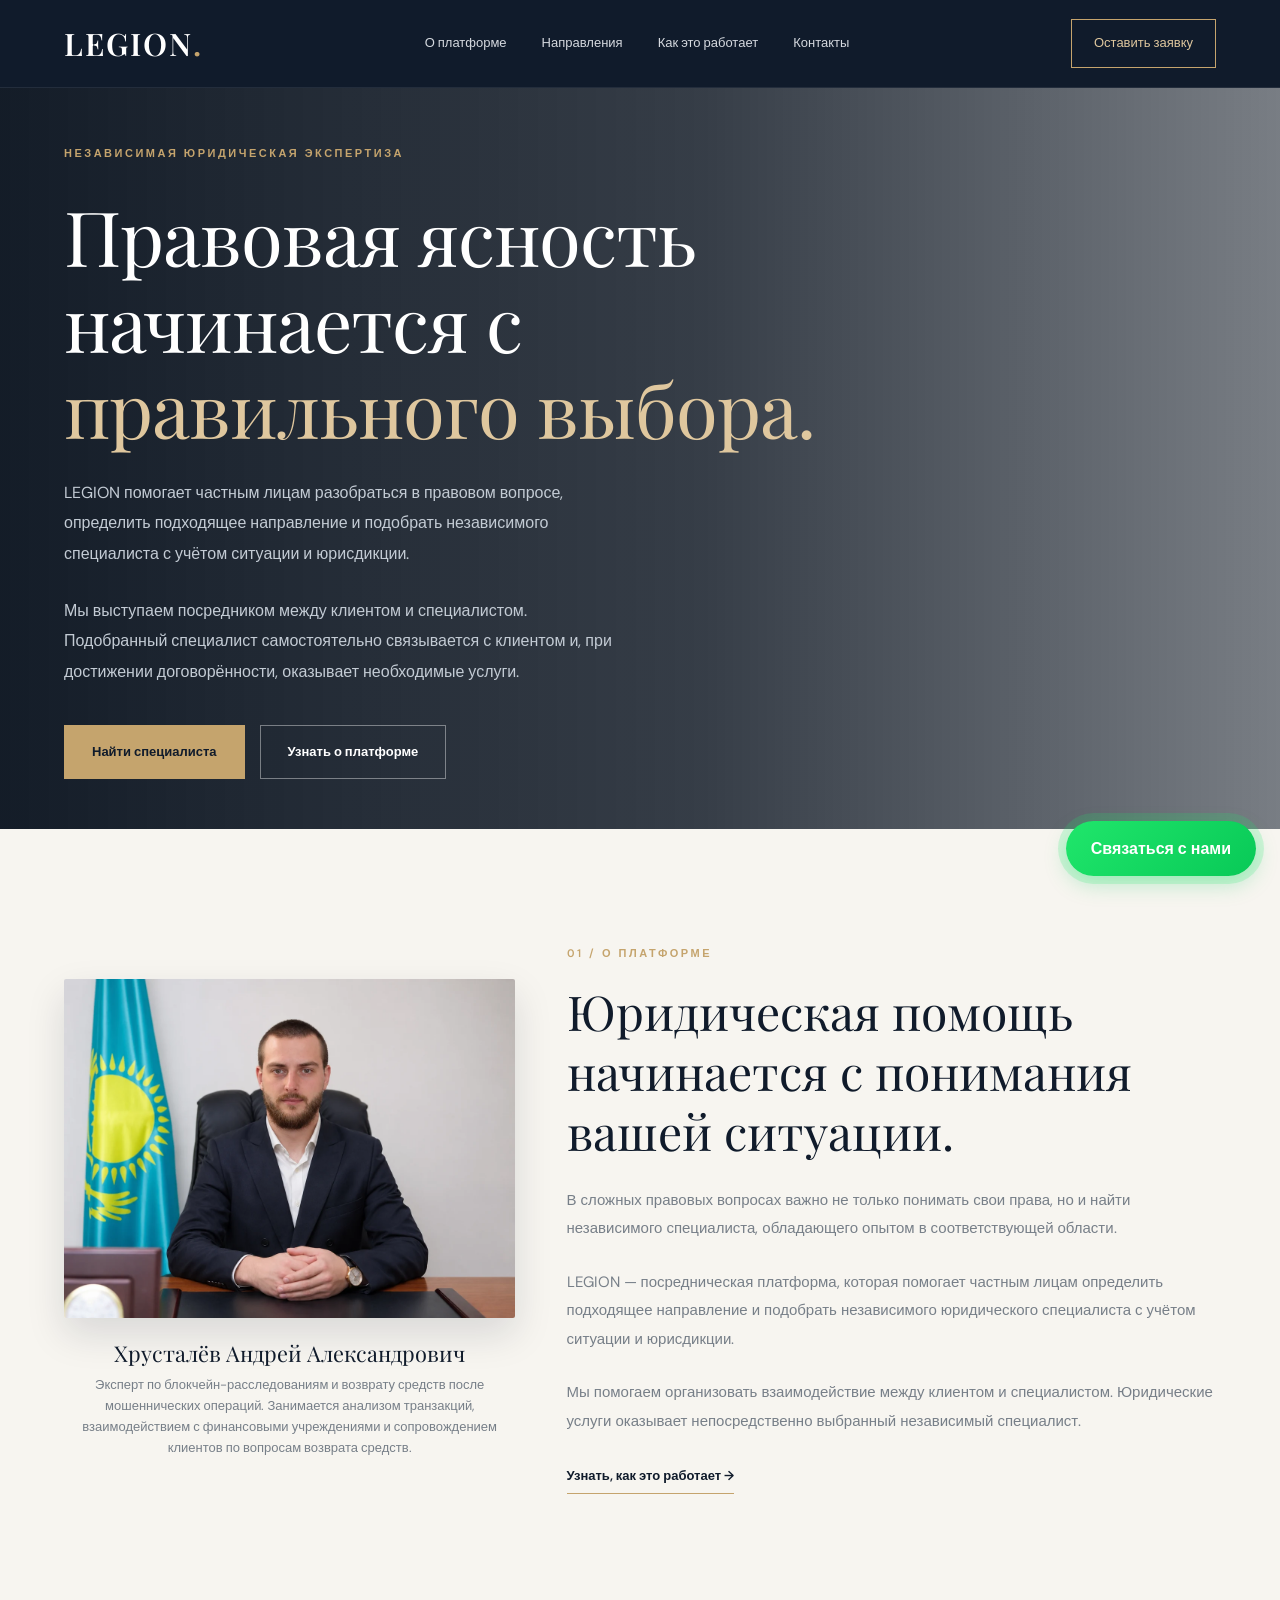
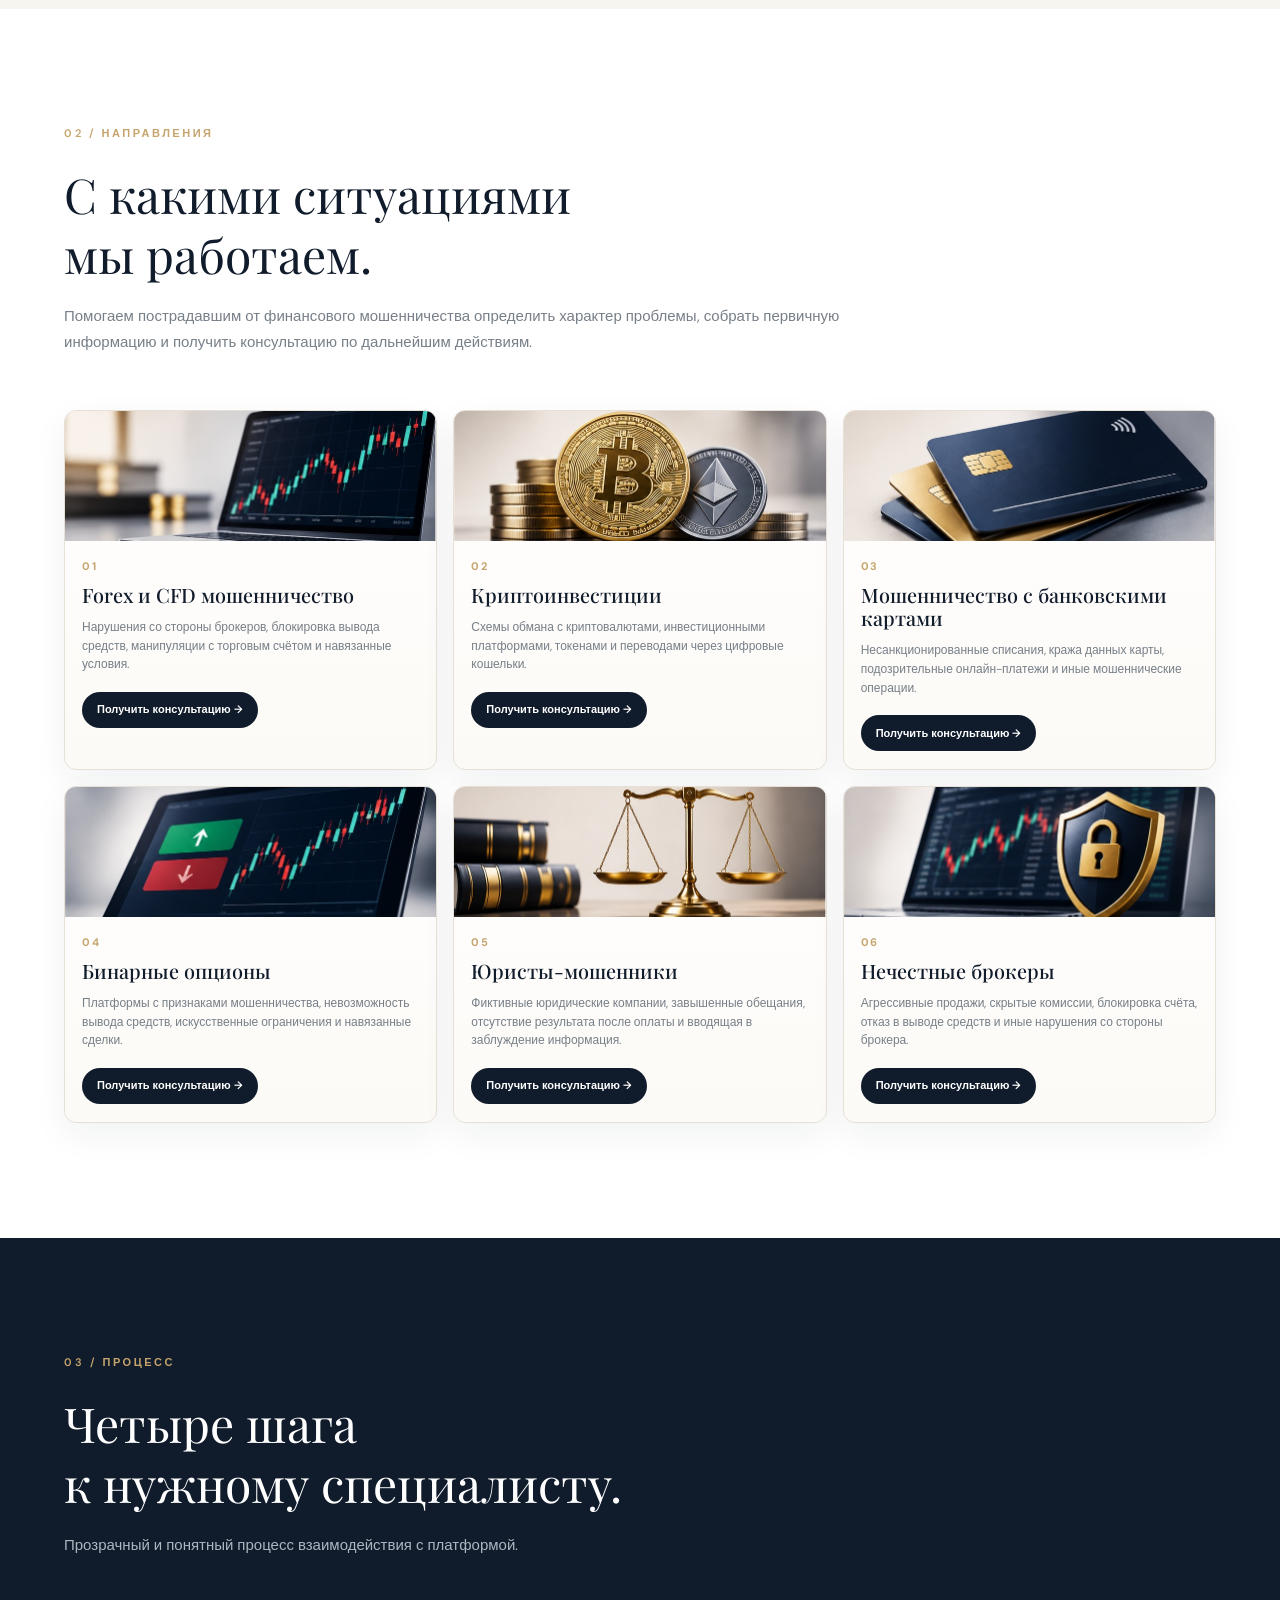
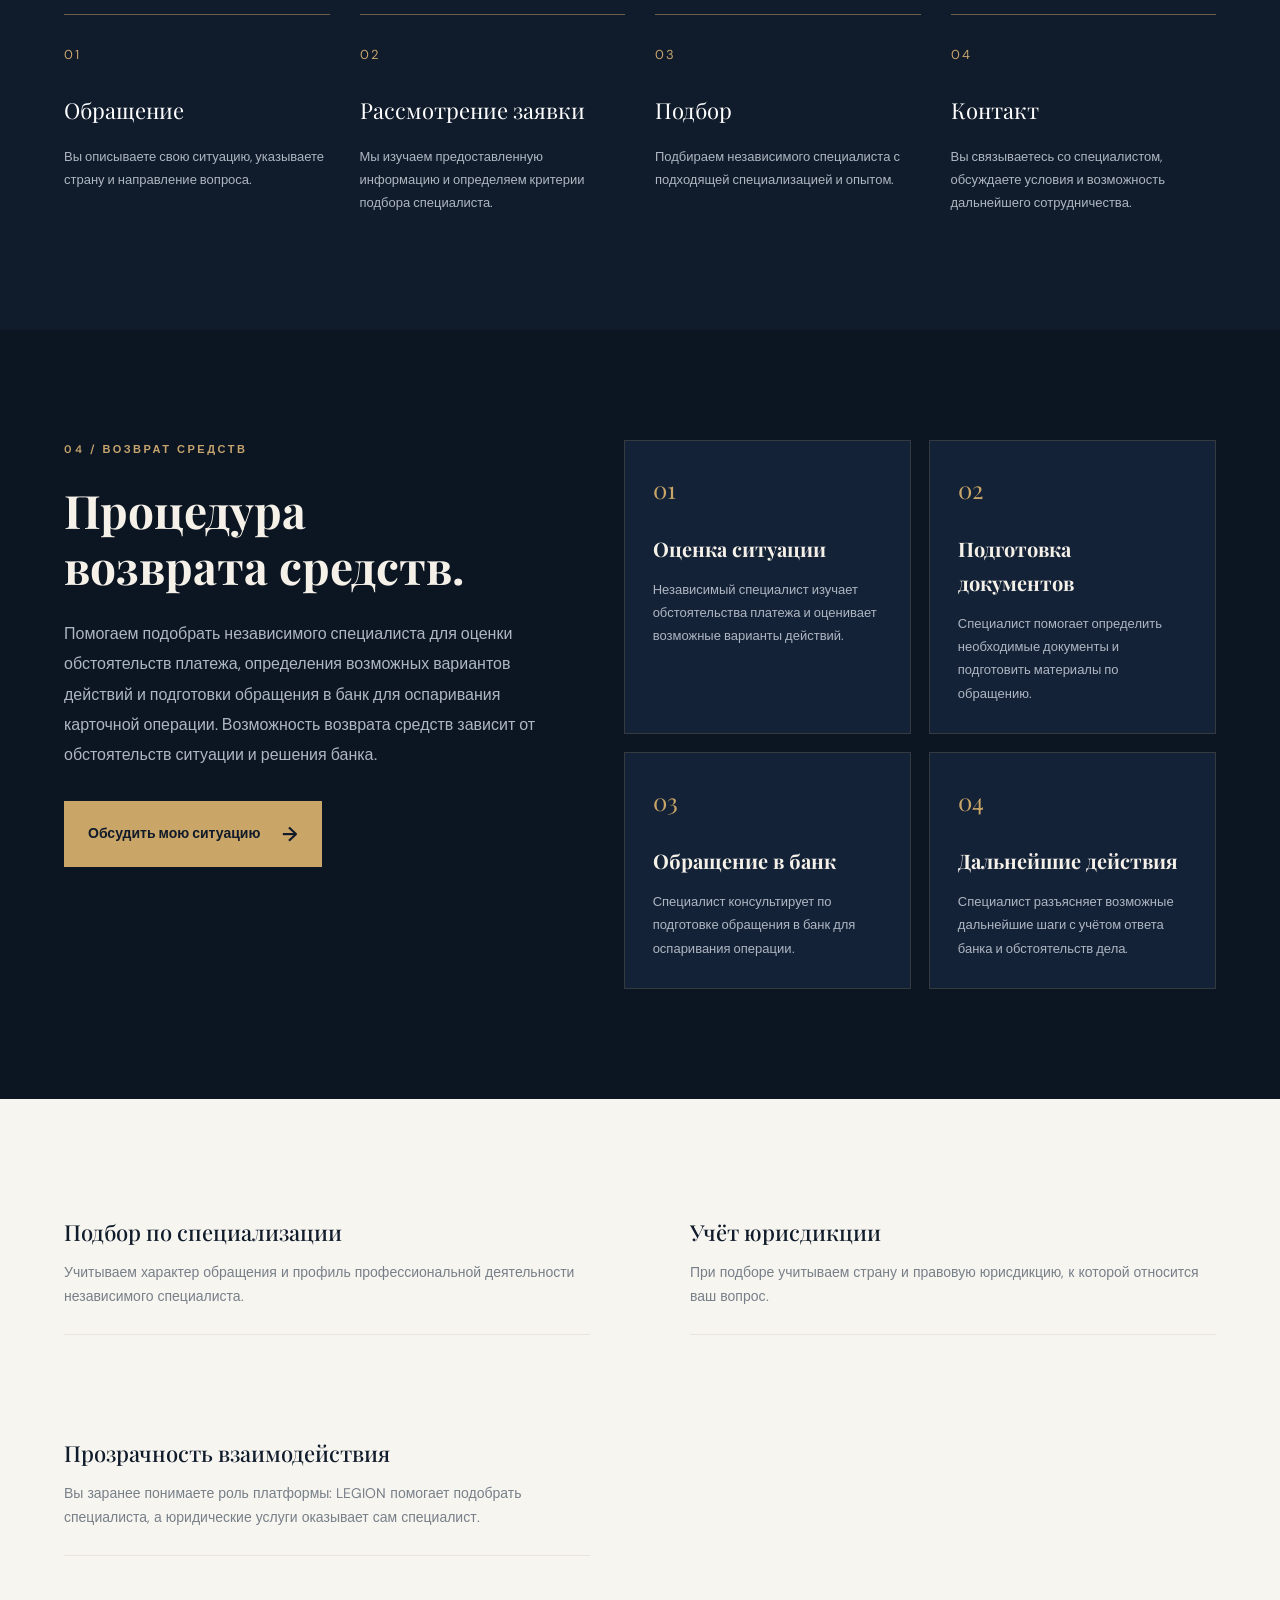
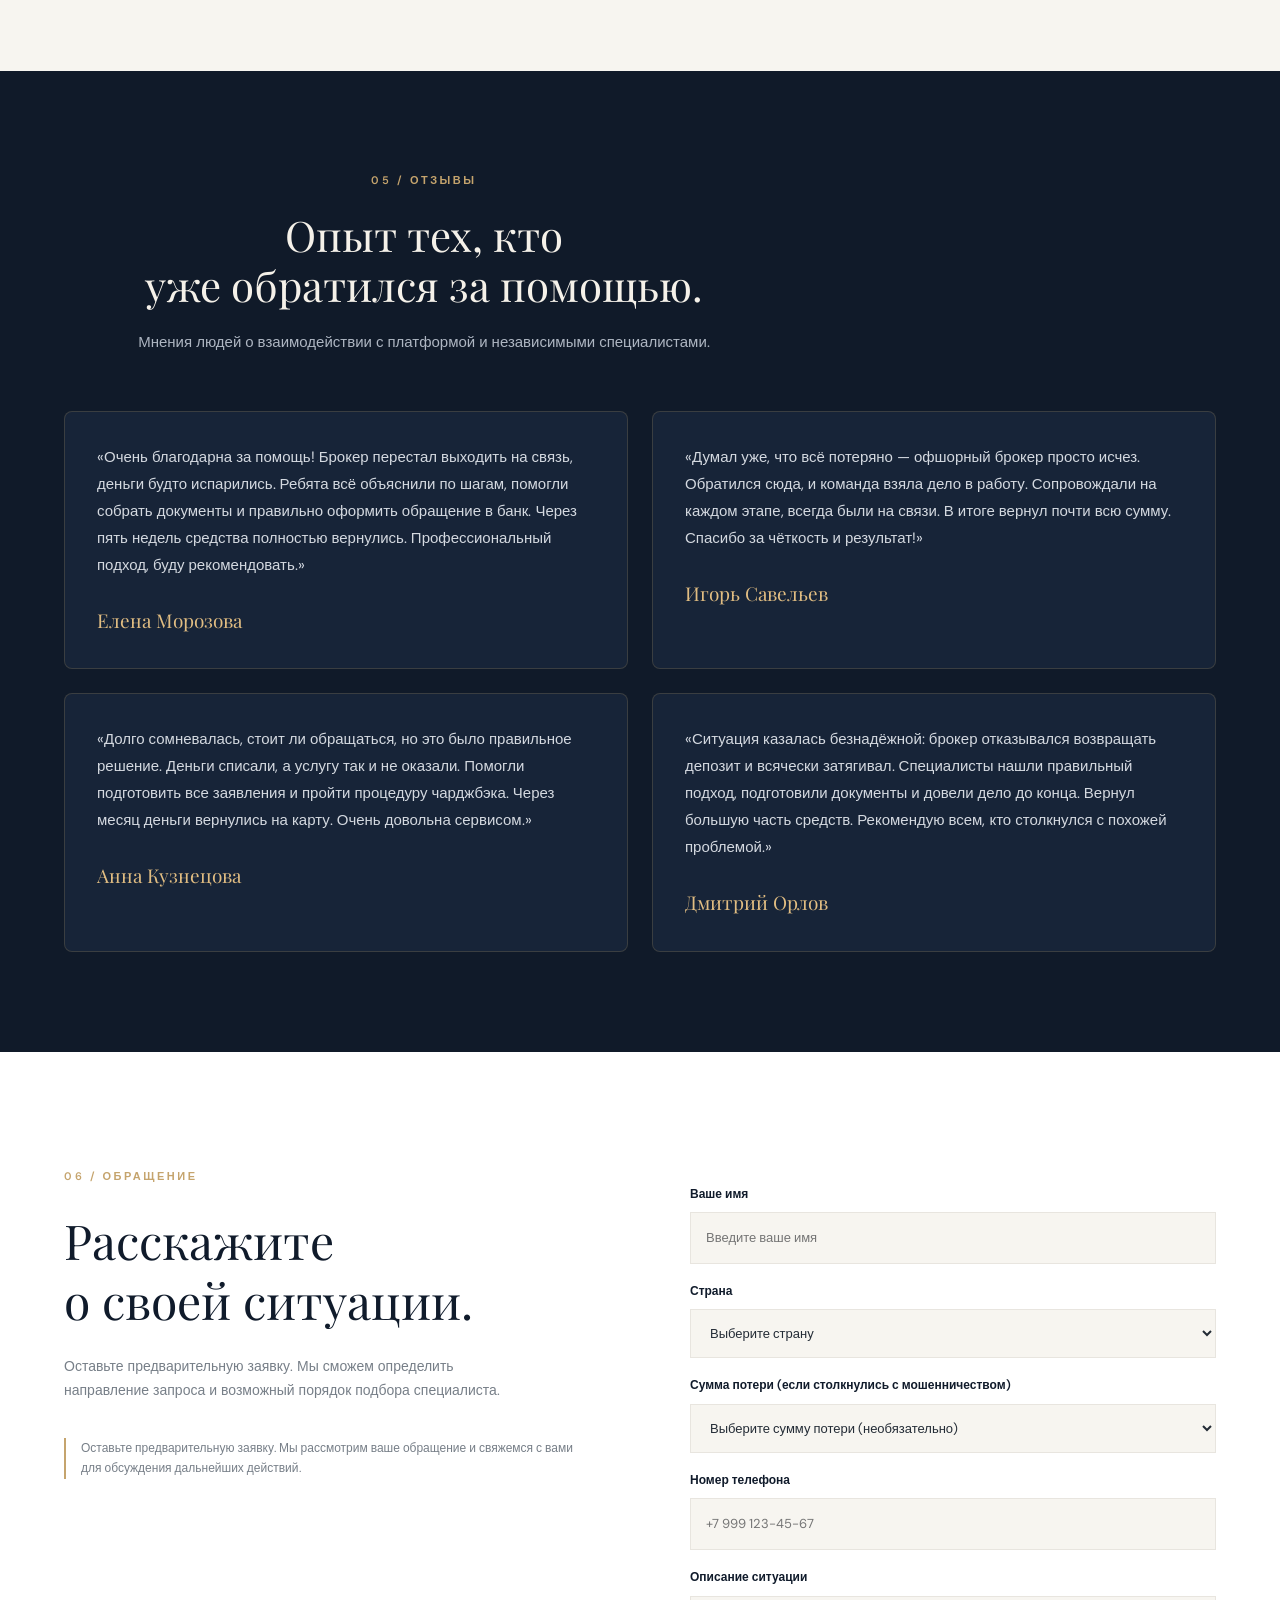
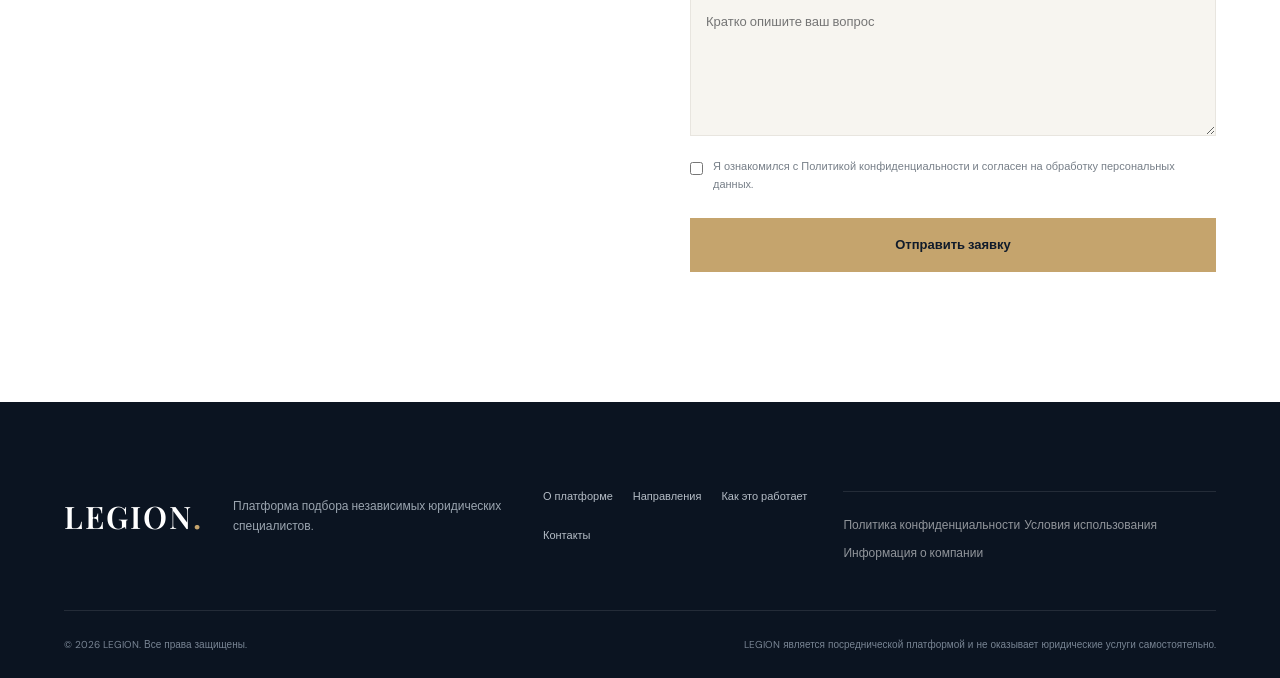
<file: index.html>
<!DOCTYPE html>
<html lang="ru">
<head>
    <meta charset="UTF-8">
<meta name="viewport" content="width=device-width, initial-scale=1.0">

<title>LEGION — Платформа подбора юридических специалистов</title>

<meta name="description" content="LEGION — помогает частным лицам подобрать независимого юридического специалиста с учётом ситуации и страны.">

<meta property="og:type" content="website">
<meta property="og:title" content="LEGION — Платформа подбора юридических специалистов">
<meta property="og:description" content="Подбор независимого юридического специалиста с учётом вашей ситуации и страны.">
<meta property="og:site_name" content="LEGION">
<meta property="og:locale" content="ru_RU">

<link rel="icon" type="image/svg+xml" href="images/favicon.svg">

<link rel="preconnect" href="https://fonts.googleapis.com">
<link rel="preconnect" href="https://fonts.gstatic.com" crossorigin>

<link href="https://fonts.googleapis.com/css2?family=DM+Sans:wght@400;500;600;700&family=Playfair+Display:wght@400;500;600;700&display=swap" rel="stylesheet">

<link rel="stylesheet" href="css/style.css?v=20261117-compact2">
</head>

<body>

    <!-- HEADER -->
    <header class="header">
        <div class="container header-inner">

            <a href="#" class="logo">
                LEGION<span>.</span>
            </a>

            <button class="menu-toggle" id="menuToggle" aria-label="Открыть меню">
                ☰
            </button>

            <nav class="navigation" id="navigation">
                <a href="#about">О платформе</a>
                <a href="#services">Направления</a>
                <a href="#process">Как это работает</a>
                <a href="#contact">Контакты</a>
            </nav>

            <a href="#contact" class="header-button">
                Оставить заявку
            </a>

        </div>
    </header>


    <main>

        <!-- HERO -->
        <section class="hero">

            <div class="hero-overlay"></div>

            <div class="container hero-content">

                <span class="eyebrow">
                    НЕЗАВИСИМАЯ ЮРИДИЧЕСКАЯ ЭКСПЕРТИЗА
                </span>

                <h1>
                    Правовая ясность<br>
                    начинается с <span>правильного выбора.</span>
                </h1>

                <p>
                   LEGION помогает частным лицам разобраться в правовом вопросе,
    определить подходящее направление и подобрать независимого
    специалиста с учётом ситуации и юрисдикции.
</p>

<p>
    Мы выступаем посредником между клиентом и специалистом.
    Подобранный специалист самостоятельно связывается с клиентом
    и, при достижении договорённости, оказывает необходимые услуги.
                </p>

                <div class="hero-actions">
                    <a href="#contact" class="button button-gold">
                        Найти специалиста
                    </a>

                    <a href="#about" class="button button-outline">
                        Узнать о платформе
                    </a>
                </div>

</div>
        </section>


        <!-- INTRO -->
        <section class="intro section" id="about">

            <div class="container intro-grid">

                <figure class="intro-visual">
                    <img src="images/andrey-khrustalev.webp"
                         alt="Хрусталёв Андрей Александрович — эксперт по блокчейн-расследованиям и возврату средств после мошеннических операций"
                         class="intro-document" loading="lazy" decoding="async" width="1200" height="900">
                    <figcaption class="intro-caption">
                        <span class="intro-caption-name">Хрусталёв Андрей Александрович</span>
                        <span class="intro-caption-role">Эксперт по блокчейн-расследованиям и возврату средств после мошеннических операций. Занимается анализом транзакций, взаимодействием с финансовыми учреждениями и сопровождением клиентов по вопросам возврата средств.</span>
                    </figcaption>
                </figure>

                <div class="intro-content">
                    <div class="section-label">
                        <span>01 / О ПЛАТФОРМЕ</span>
                    </div>

                    <h2>
                        Юридическая помощь начинается
                        с понимания вашей ситуации.
                    </h2>

                    <p>
                        В сложных правовых вопросах важно не только понимать
    свои права, но и найти независимого специалиста,
    обладающего опытом в соответствующей области.
</p>

<p>
    LEGION — посредническая платформа, которая помогает
    частным лицам определить подходящее направление
    и подобрать независимого юридического специалиста
    с учётом ситуации и юрисдикции.
</p>

<p>
    Мы помогаем организовать взаимодействие между клиентом
    и специалистом. Юридические услуги оказывает
    непосредственно выбранный независимый специалист.
                    </p>

                    <a href="#process" class="text-link">
                        Узнать, как это работает →
                    </a>

                </div>
            </div>
        </section>


        <!-- SERVICES -->
        <section class="services section" id="services">

            <div class="container">

                <div class="section-heading services-heading">
                    <div class="section-label">
                        <span>02 / НАПРАВЛЕНИЯ</span>
                    </div>

                    <h2>
                        С какими ситуациями<br>
                        мы работаем.
                    </h2>

                    <p>
                        Помогаем пострадавшим от финансового мошенничества определить характер проблемы,
                        собрать первичную информацию и получить консультацию по дальнейшим действиям.
                    </p>
                </div>


                <div class="services-grid services-grid--cases">

                    <article class="service-card service-card--case">
                        <div class="service-media">
                            <img src="images/services/forex-cfd.jpg" alt="Forex и CFD мошенничество" loading="lazy" decoding="async" width="744" height="311">
                        </div>
                        <div class="service-body">
                            <span class="service-number">01</span>
                            <h3>Forex и CFD мошенничество</h3>
                            <p>
                                Нарушения со стороны брокеров, блокировка вывода средств,
                                манипуляции с торговым счётом и навязанные условия.
                            </p>
                            <a href="#contact" class="service-link">Получить консультацию →</a>
                        </div>
                    </article>

                    <article class="service-card service-card--case">
                        <div class="service-media">
                            <img src="images/services/crypto.jpg" alt="Криптоинвестиции" loading="lazy" decoding="async" width="744" height="311">
                        </div>
                        <div class="service-body">
                            <span class="service-number">02</span>
                            <h3>Криптоинвестиции</h3>
                            <p>
                                Схемы обмана с криптовалютами, инвестиционными платформами,
                                токенами и переводами через цифровые кошельки.
                            </p>
                            <a href="#contact" class="service-link">Получить консультацию →</a>
                        </div>
                    </article>

                    <article class="service-card service-card--case">
                        <div class="service-media">
                            <img src="images/services/cards.jpg" alt="Мошенничество с банковскими картами" loading="lazy" decoding="async" width="744" height="311">
                        </div>
                        <div class="service-body">
                            <span class="service-number">03</span>
                            <h3>Мошенничество с банковскими картами</h3>
                            <p>
                                Несанкционированные списания, кража данных карты,
                                подозрительные онлайн-платежи и иные мошеннические операции.
                            </p>
                            <a href="#contact" class="service-link">Получить консультацию →</a>
                        </div>
                    </article>

                    <article class="service-card service-card--case">
                        <div class="service-media">
                            <img src="images/services/binary-options.jpg" alt="Бинарные опционы" loading="lazy" decoding="async" width="744" height="311">
                        </div>
                        <div class="service-body">
                            <span class="service-number">04</span>
                            <h3>Бинарные опционы</h3>
                            <p>
                                Платформы с признаками мошенничества, невозможность вывода средств,
                                искусственные ограничения и навязанные сделки.
                            </p>
                            <a href="#contact" class="service-link">Получить консультацию →</a>
                        </div>
                    </article>

                    <article class="service-card service-card--case">
                        <div class="service-media">
                            <img src="images/services/fraud-lawyers.jpg" alt="Юристы-мошенники" loading="lazy" decoding="async" width="744" height="311">
                        </div>
                        <div class="service-body">
                            <span class="service-number">05</span>
                            <h3>Юристы-мошенники</h3>
                            <p>
                                Фиктивные юридические компании, завышенные обещания,
                                отсутствие результата после оплаты и вводящая в заблуждение информация.
                            </p>
                            <a href="#contact" class="service-link">Получить консультацию →</a>
                        </div>
                    </article>

                    <article class="service-card service-card--case">
                        <div class="service-media">
                            <img src="images/services/dishonest-brokers.jpg" alt="Нечестные брокеры" loading="lazy" decoding="async" width="744" height="311">
                        </div>
                        <div class="service-body">
                            <span class="service-number">06</span>
                            <h3>Нечестные брокеры</h3>
                            <p>
                                Агрессивные продажи, скрытые комиссии, блокировка счёта,
                                отказ в выводе средств и иные нарушения со стороны брокера.
                            </p>
                            <a href="#contact" class="service-link">Получить консультацию →</a>
                        </div>
                    </article>

                </div>
            </div>
        </section>


        <!-- PROCESS -->
        <section class="process section" id="process">

            <div class="container">

                <div class="section-heading">
                    <div class="section-label">
                        <span>03 / ПРОЦЕСС</span>
                    </div>

                    <h2>
                        Четыре шага<br>
                        к нужному специалисту.
                    </h2>

                    <p>
                        Прозрачный и понятный процесс взаимодействия
                        с платформой.
                    </p>
                </div>


                <div class="process-grid">

    <div class="process-item">
        <span>01</span>
        <h3>Обращение</h3>
        <p>
            Вы описываете свою ситуацию,
            указываете страну и направление вопроса.
        </p>
    </div>

    <div class="process-item">
        <span>02</span>
        <h3>Рассмотрение заявки</h3>
        <p>
            Мы изучаем предоставленную информацию
            и определяем критерии подбора специалиста.
        </p>
    </div>

    <div class="process-item">
        <span>03</span>
        <h3>Подбор</h3>
        <p>
            Подбираем независимого специалиста
            с подходящей специализацией и опытом.
        </p>
    </div>

    <div class="process-item">
        <span>04</span>
        <h3>Контакт</h3>
        <p>
            Вы связываетесь со специалистом,
            обсуждаете условия и возможность дальнейшего сотрудничества.
        </p>
    </div>

</div>
            </div>
        </section>

<!-- CHARGEBACK SERVICE -->
<section class="chargeback section" id="chargeback">
    <div class="container">

        <div class="chargeback-grid">

            <div class="chargeback-info">

                <div class="section-label">
                    <span>04 / ВОЗВРАТ СРЕДСТВ</span>
                </div>

                <h2>
                    Процедура<br>
                    возврата средств.
                </h2>

                <p class="chargeback-description">
                    Помогаем подобрать независимого специалиста
    для оценки обстоятельств платежа, определения
    возможных вариантов действий и подготовки
    обращения в банк для оспаривания карточной операции.
    Возможность возврата средств зависит от обстоятельств
    ситуации и решения банка.
                </p>

                <a href="#contact" class="chargeback-button">
                    Обсудить мою ситуацию
                    <span>→</span>
                </a>

            </div>

            <div class="chargeback-content">

                <div class="chargeback-card">
    <span class="chargeback-number">01</span>
    <h3>Оценка ситуации</h3>
    <p>
        Независимый специалист изучает обстоятельства
        платежа и оценивает возможные варианты действий.
    </p>
</div>

<div class="chargeback-card">
    <span class="chargeback-number">02</span>
    <h3>Подготовка документов</h3>
    <p>
        Специалист помогает определить необходимые
        документы и подготовить материалы по обращению.
    </p>
</div>

<div class="chargeback-card">
    <span class="chargeback-number">03</span>
    <h3>Обращение в банк</h3>
    <p>
        Специалист консультирует по подготовке
        обращения в банк для оспаривания операции.
    </p>
</div>

<div class="chargeback-card">
    <span class="chargeback-number">04</span>
    <h3>Дальнейшие действия</h3>
    <p>
        Специалист разъясняет возможные дальнейшие
        шаги с учётом ответа банка и обстоятельств дела.
    </p>
</div>

            </div>
        </div>

    </div>
</section>


        
<!-- ADVANTAGES -->
<section class="advantages section">
    <div class="container advantages-grid">

        <div class="advantage">
            <h3>Подбор по специализации</h3>
            <p>
                Учитываем характер обращения и профиль
                профессиональной деятельности независимого специалиста.
            </p>
        </div>

        <div class="advantage">
            <h3>Учёт юрисдикции</h3>
            <p>
                При подборе учитываем страну и правовую
                юрисдикцию, к которой относится ваш вопрос.
            </p>
        </div>

        <div class="advantage">
            <h3>Прозрачность взаимодействия</h3>
            <p>
                Вы заранее понимаете роль платформы:
                LEGION помогает подобрать специалиста,
                а юридические услуги оказывает сам специалист.
            </p>
        </div>

    </div>
</section>

        
<!-- REVIEWS -->
<section class="reviews section" id="reviews">
    <div class="container">

        <div class="section-heading">
            <div class="section-label">
                <span>05 / ОТЗЫВЫ</span>
            </div>

            <h2>Опыт тех, кто<br>уже обратился за помощью.</h2>

            <p>
                Мнения людей о взаимодействии с платформой
                и независимыми специалистами.
            </p>
        </div>

        <div class="reviews-grid">

            <article class="review-card">
                <p class="review-text">
                    «Очень благодарна за помощь! Брокер перестал
                    выходить на связь, деньги будто испарились.
                    Ребята всё объяснили по шагам, помогли собрать
                    документы и правильно оформить обращение в банк.
                    Через пять недель средства полностью вернулись.
                    Профессиональный подход, буду рекомендовать.»
                </p>
                <div class="review-author">Елена Морозова</div>
            </article>

            <article class="review-card">
                <p class="review-text">
                    «Думал уже, что всё потеряно — офшорный брокер
                    просто исчез. Обратился сюда, и команда взяла
                    дело в работу. Сопровождали на каждом этапе,
                    всегда были на связи. В итоге вернул почти всю
                    сумму. Спасибо за чёткость и результат!»
                </p>
                <div class="review-author">Игорь Савельев</div>
            </article>

            <article class="review-card">
                <p class="review-text">
                    «Долго сомневалась, стоит ли обращаться, но
                    это было правильное решение. Деньги списали,
                    а услугу так и не оказали. Помогли подготовить
                    все заявления и пройти процедуру чарджбэка.
                    Через месяц деньги вернулись на карту.
                    Очень довольна сервисом.»
                </p>
                <div class="review-author">Анна Кузнецова</div>
            </article>

            <article class="review-card">
                <p class="review-text">
                    «Ситуация казалась безнадёжной: брокер
                    отказывался возвращать депозит и всячески
                    затягивал. Специалисты нашли правильный
                    подход, подготовили документы и довели дело
                    до конца. Вернул большую часть средств.
                    Рекомендую всем, кто столкнулся с похожей проблемой.»
                </p>
                <div class="review-author">Дмитрий Орлов</div>
            </article>

        </div>
    </div>
</section>



        <!-- CONTACT -->
        <section class="contact section" id="contact">

            <div class="container contact-grid">

                <div class="contact-info">

                    <div class="section-label">
                        <span>06 / ОБРАЩЕНИЕ</span>
                    </div>

                    <h2>
                        Расскажите<br>
                        о своей ситуации.
                    </h2>

                    <p>
                        Оставьте предварительную заявку.
                        Мы сможем определить направление запроса
                        и возможный порядок подбора специалиста.
                    </p>

                    <div class="contact-note">
                        Оставьте предварительную заявку.
Мы рассмотрим ваше обращение и свяжемся
с вами для обсуждения дальнейших действий.
                    </div>

                </div>


                <form class="contact-form" id="contactForm">

<div class="form-trap" aria-hidden="true">
    <label for="website">Не заполняйте это поле</label>
    <input
        type="text"
        id="website"
        name="website"
        tabindex="-1"
        autocomplete="off"
    >
</div>

                    <label for="clientName">Ваше имя</label>
                    <input
                        type="text"
                        id="clientName"
                        name="clientName"
                        placeholder="Введите ваше имя"
                        required
                    >

                    <label for="clientCountry">Страна</label>
                    <select
                        id="clientCountry"
                        name="clientCountry"
                        required
                    >
                        <option value="">Выберите страну</option>
                        <option value="Россия">Россия</option>
                        <option value="Беларусь">Беларусь</option>
                        <option value="Казахстан">Казахстан</option>
                        <option value="Азербайджан">Азербайджан</option>
                        <option value="Армения">Армения</option>
                        <option value="Таджикистан">Таджикистан</option>
                        <option value="Узбекистан">Узбекистан</option>
                        <option value="Кыргызстан">Кыргызстан</option>
                        <option value="Другая страна">Другая страна</option>
                    </select>
                    <label for="lossAmount">Сумма потери (если столкнулись с мошенничеством)</label>
                    <select id="lossAmount" name="lossAmount">
                        <option value="">Выберите сумму потери (необязательно)</option>
                        <option value="1–100 $">1–100 $</option>
                        <option value="100–1 000 $">100–1 000 $</option>
                        <option value="1 000–10 000 $">1 000–10 000 $</option>
                        <option value="10 000–100 000 $ и более">10 000–100 000 $ и более</option>
                    </select>
                    <label for="clientPhone">Номер телефона</label>
<input
    type="tel"
    id="clientPhone"
    name="clientPhone"
    placeholder="+7 999 123-45-67"
    autocomplete="tel"
>

<label for="clientMessage">Описание ситуации</label>
                    <textarea
                        id="clientMessage"
                        name="clientMessage"
                        rows="5"
                        placeholder="Кратко опишите ваш вопрос"
                        required
                    ></textarea>

                    <label class="privacy-label">
    <input
        type="checkbox"
        id="privacyConsent"
        required
    >
    <span>
        Я ознакомился с
        <a href="privacy.html" target="_blank" rel="noopener noreferrer">
            Политикой конфиденциальности
        </a>
        и согласен на обработку персональных данных.
    </span>
</label>

<button type="submit" class="button button-gold">
    Отправить заявку
</button>

                    <p id="formMessage" class="form-message"></p>

                </form>

            </div>
        </section>

    </main>


    <!-- FOOTER -->
    <footer class="footer">

        <div class="container">

            <div class="footer-top">

                <a href="#" class="logo">
                    LEGION<span>.</span>
                </a>

                <p>
                    Платформа подбора независимых юридических специалистов.
                </p>

                <nav class="footer-nav">
                    <a href="#about">О платформе</a>
                    <a href="#services">Направления</a>
                    <a href="#process">Как это работает</a>
                    <a href="#contact">Контакты</a>
                </nav>
<div class="footer-legal">
  <a href="privacy.html">Политика конфиденциальности</a>
  <a href="terms.html">Условия использования</a>
  <a href="company.html">Информация о компании</a>
</div>
            </div>

            <div class="footer-bottom">

                <p>© 2026 LEGION. Все права защищены.</p>

                <p>
                    LEGION является посреднической платформой
                    и не оказывает юридические услуги самостоятельно.
                </p>

            </div>

        </div>
    </footer>


    <script src="js/script.js"></script>

<!-- Плавающая кнопка WhatsApp -->
<a
  href="https://wa.me/77474001536"
  class="legion-contact-btn"
  target="_blank"
  rel="noopener noreferrer"
>
  <span>Связаться с нами</span>
</a>

<style>
.legion-contact-btn {
  position: fixed;
  right: 24px;
  bottom: 24px;
  z-index: 9999;

  display: inline-flex;
  align-items: center;
  justify-content: center;

  padding: 14px 25px;
  border-radius: 999px;
  background: linear-gradient(135deg, #20e66b, #08c957);
  color: #fff;

  font-family: inherit;
  font-size: 16px;
  font-weight: 700;
  text-decoration: none;

  box-shadow:
    0 0 0 8px rgba(32, 230, 107, 0.18),
    0 8px 22px rgba(8, 201, 87, 0.25);

  transition: transform 0.2s ease;
}

.legion-contact-btn:hover {
  transform: translateY(-3px);
}

@media (max-width: 480px) {
  .legion-contact-btn {
    right: 16px;
    bottom: 18px;
    padding: 12px 20px;
    font-size: 14px;
  }
}
</style>

</body>
</html>
</file>
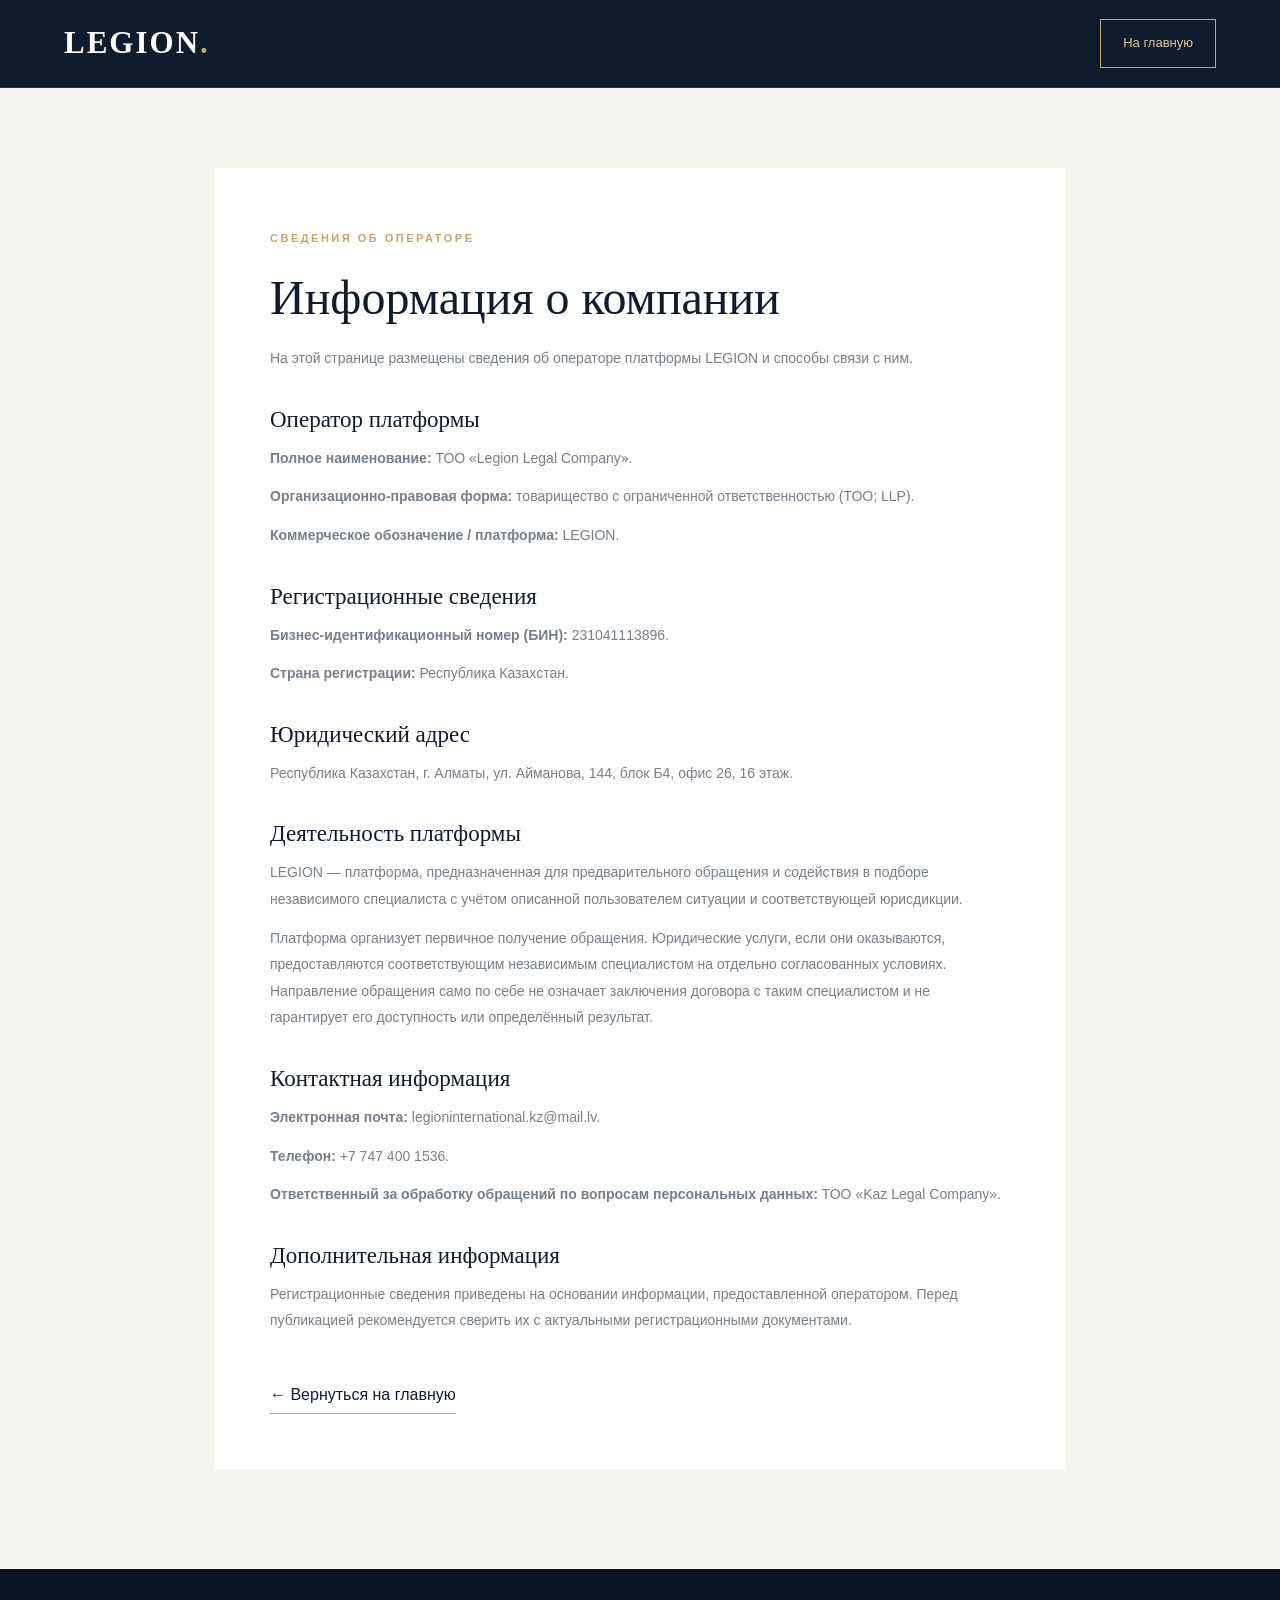
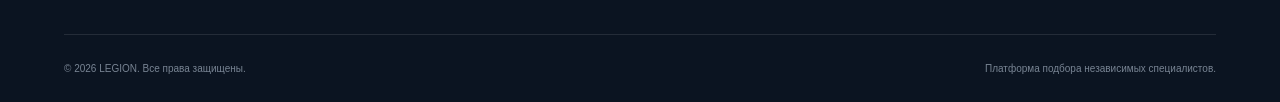
<file: company.html>
<!DOCTYPE html>
<html lang="ru">
<head>
    <meta charset="UTF-8">
    <meta name="viewport" content="width=device-width, initial-scale=1.0">
    <title>Информация о компании — LEGION</title>
    <meta name="description" content="Сведения об операторе платформы LEGION и контактная информация.">
    <link rel="stylesheet" href="css/style.css">
    <style>
        .legal-page { min-height: 70vh; padding: 80px 0 100px; background: var(--cream); }
        .legal-content { max-width: 850px; margin: 0 auto; padding: 55px; background: white; }
        .legal-content h1 { margin: 20px 0; color: var(--navy); font: 400 clamp(34px, 5vw, 48px) "Playfair Display", serif; }
        .legal-content h2 { margin: 35px 0 12px; color: var(--navy); font: 500 23px "Playfair Display", serif; }
        .legal-content p, .legal-content li { color: var(--muted); font-size: 14px; line-height: 1.9; margin-bottom: 12px; }
        .legal-back { display: inline-block; margin-top: 35px; color: var(--navy); border-bottom: 1px solid var(--gold); padding-bottom: 5px; }
        @media (max-width: 700px) { .legal-page { padding: 35px 0 60px; } .legal-content { padding: 28px 22px; } }
    </style>
</head>
<body>
<header class="header">
    <div class="container header-inner">
        <a href="index.html" class="logo">LEGION<span>.</span></a>
        <a href="index.html" class="header-button">На главную</a>
    </div>
</header>
<main class="legal-page">
    <div class="container">
        <article class="legal-content">
            <span class="section-label">СВЕДЕНИЯ ОБ ОПЕРАТОРЕ</span>
            <h1>Информация о компании</h1>
            <p>На этой странице размещены сведения об операторе платформы LEGION и способы связи с ним.</p>

            <h2>Оператор платформы</h2>
            <p><strong>Полное наименование:</strong> ТОО «Legion Legal Company».</p>
            <p><strong>Организационно-правовая форма:</strong> товарищество с ограниченной ответственностью (ТОО; LLP).</p>
            <p><strong>Коммерческое обозначение / платформа:</strong> LEGION.</p>

            <h2>Регистрационные сведения</h2>
            <p><strong>Бизнес-идентификационный номер (БИН):</strong> 231041113896.</p>
            <p><strong>Страна регистрации:</strong> Республика Казахстан.</p>

            <h2>Юридический адрес</h2>
            <p>Республика Казахстан, г. Алматы, ул. Айманова, 144, блок Б4, офис 26, 16 этаж.</p>

            <h2>Деятельность платформы</h2>
            <p>LEGION — платформа, предназначенная для предварительного обращения и содействия в подборе независимого специалиста с учётом описанной пользователем ситуации и соответствующей юрисдикции.</p>
            <p>Платформа организует первичное получение обращения. Юридические услуги, если они оказываются, предоставляются соответствующим независимым специалистом на отдельно согласованных условиях. Направление обращения само по себе не означает заключения договора с таким специалистом и не гарантирует его доступность или определённый результат.</p>

            <h2>Контактная информация</h2>
            <p><strong>Электронная почта:</strong> <a href="mailto:legioninternational.kz@mail.lv">legioninternational.kz@mail.lv</a>.</p>
            <p><strong>Телефон:</strong> <a href="tel:+77474001536">+7 747 400 1536</a>.</p>
            <p><strong>Ответственный за обработку обращений по вопросам персональных данных:</strong> ТОО «Kaz Legal Company».</p>

            <h2>Дополнительная информация</h2>
            <p>Регистрационные сведения приведены на основании информации, предоставленной оператором. Перед публикацией рекомендуется сверить их с актуальными регистрационными документами.</p>
            <a href="index.html" class="legal-back">← Вернуться на главную</a>
        </article>
    </div>
</main>
<footer class="footer">
    <div class="container">
        <div class="footer-bottom">
            <p>© 2026 LEGION. Все права защищены.</p>
            <p>Платформа подбора независимых специалистов.</p>
        </div>
    </div>
</footer>

</body>
</html>
</file>
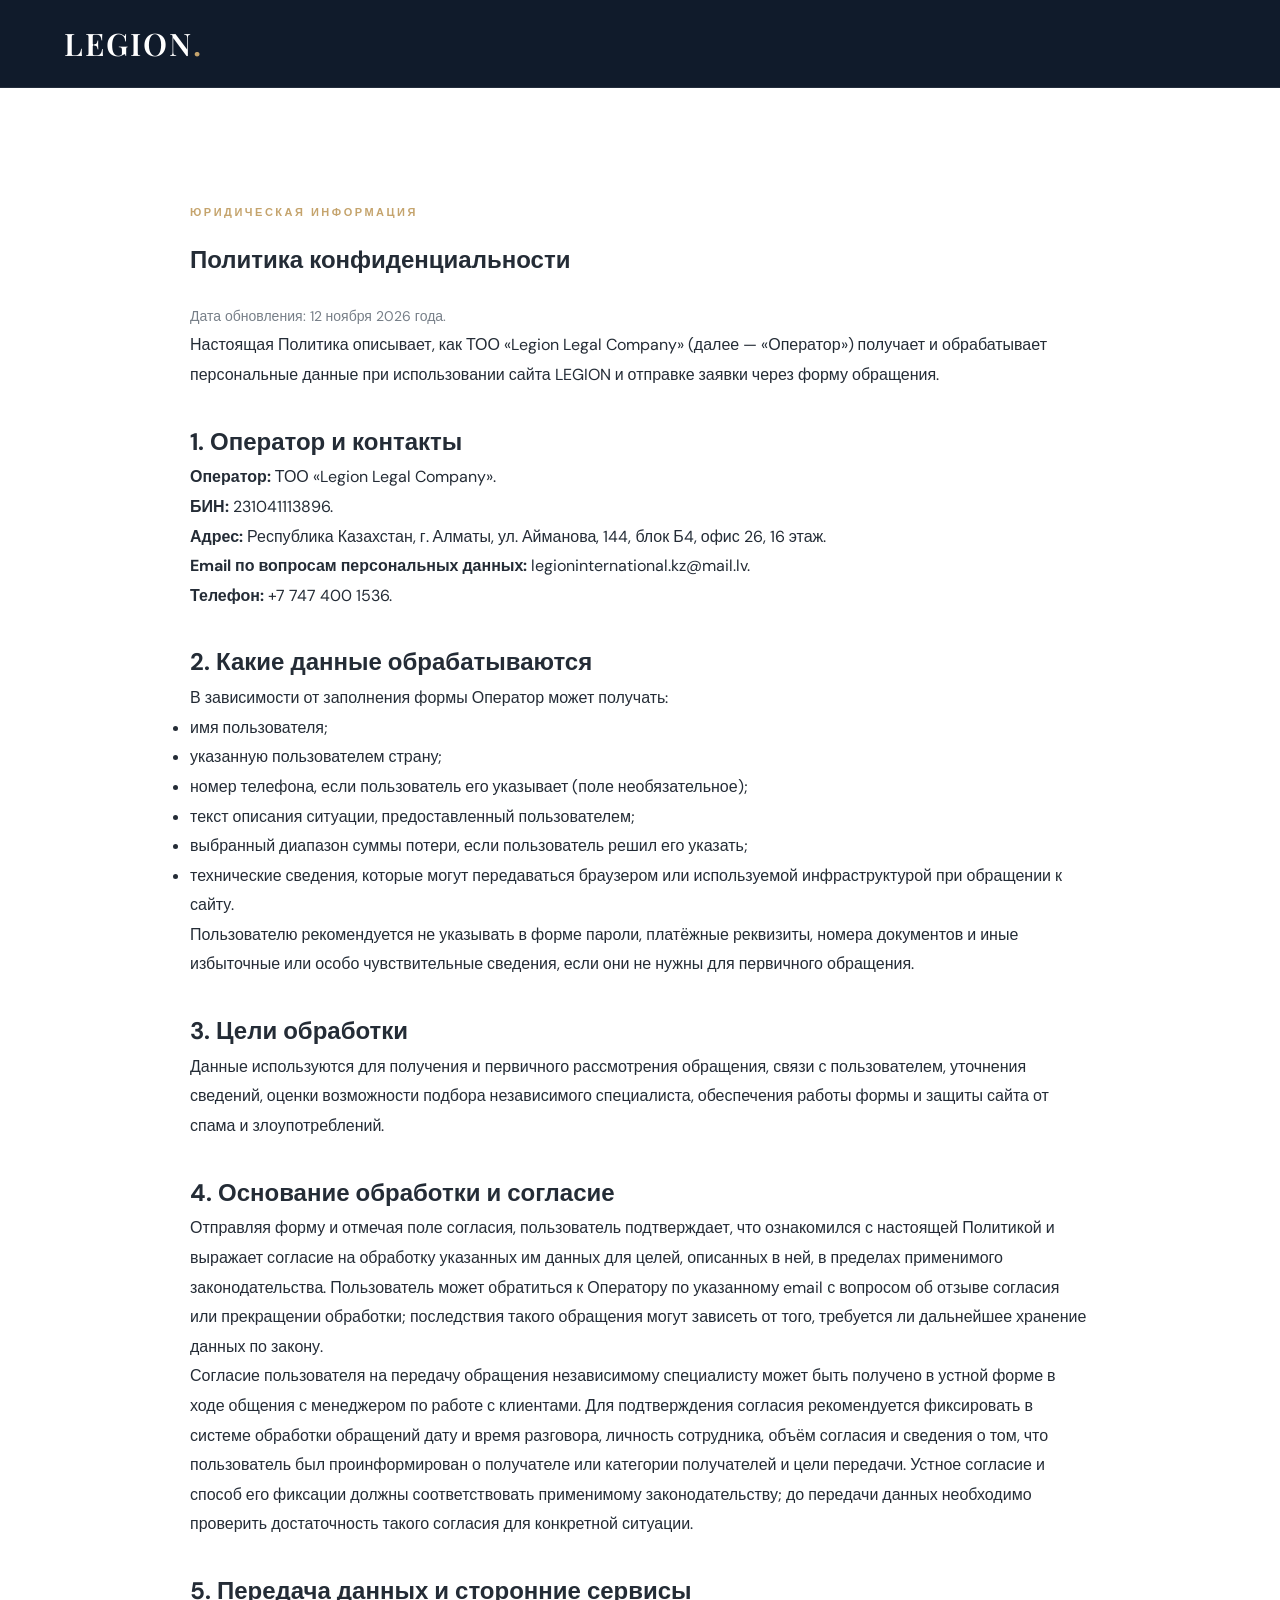
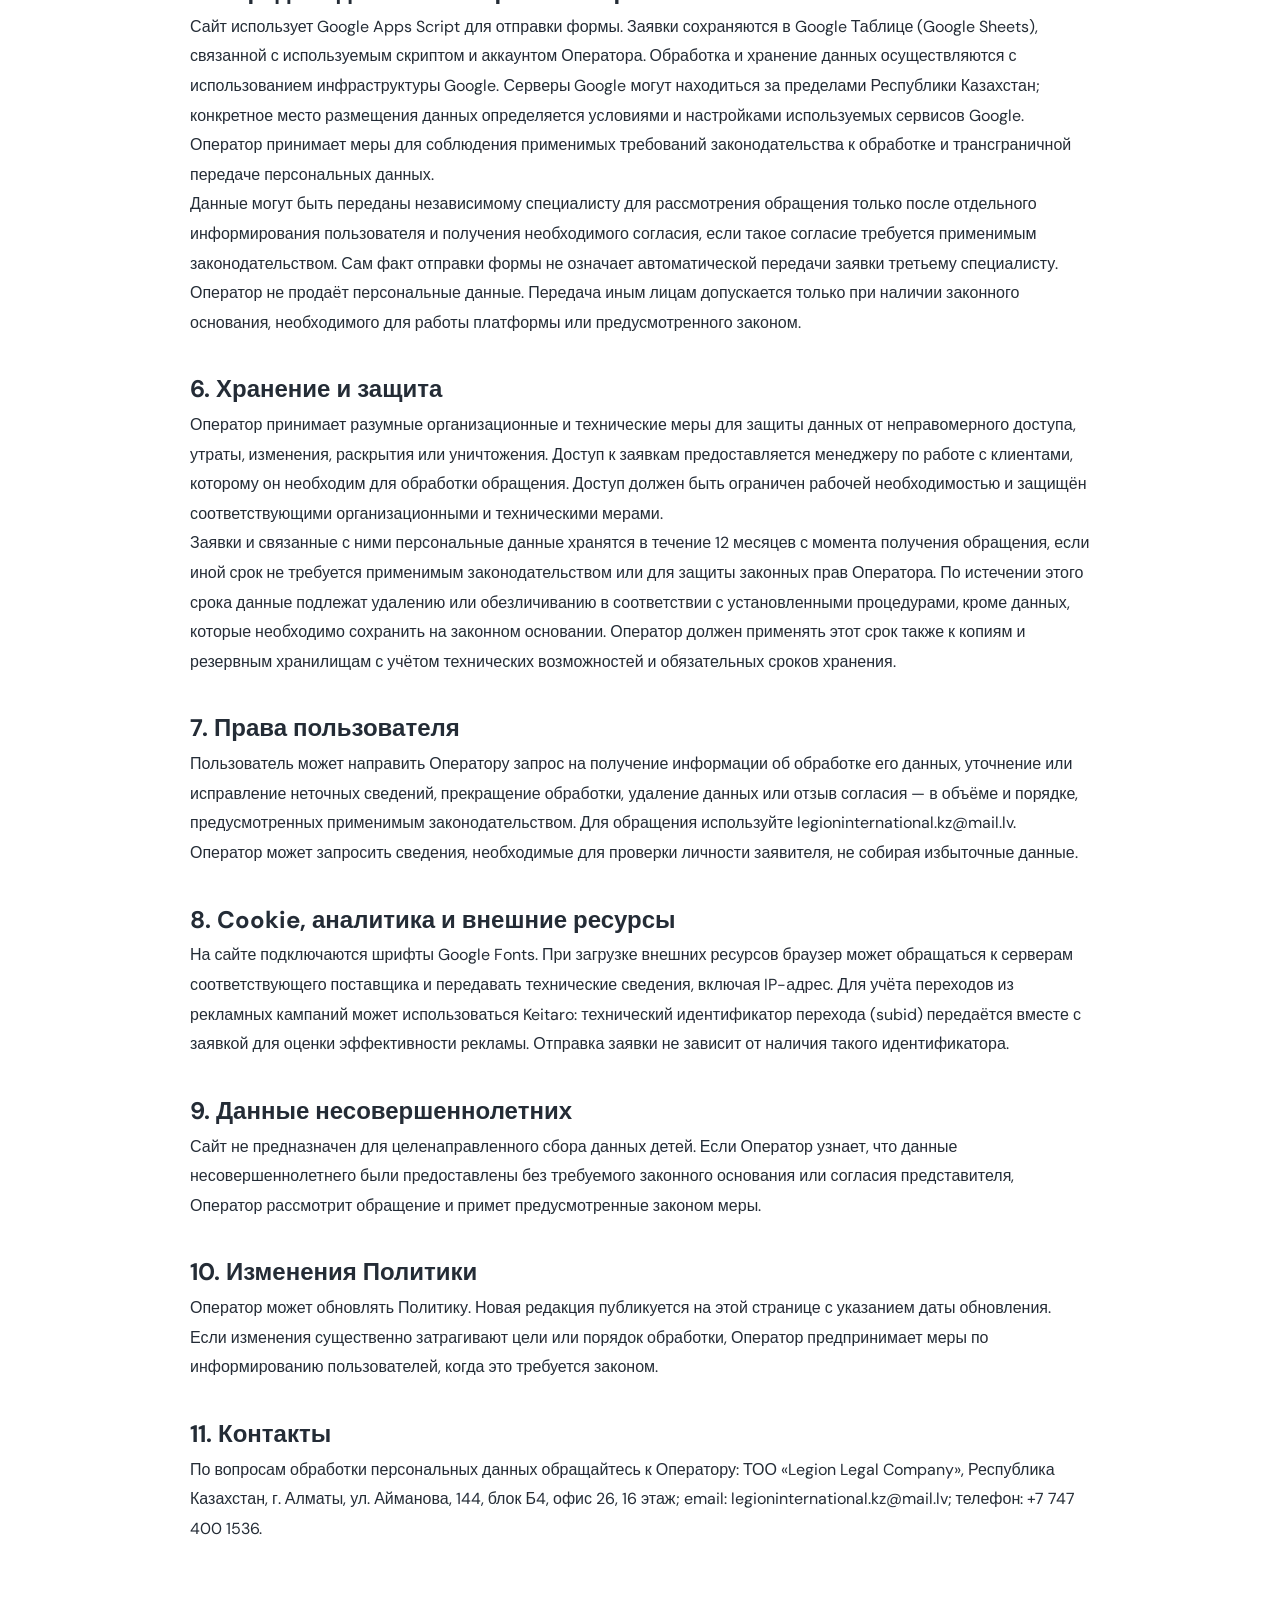
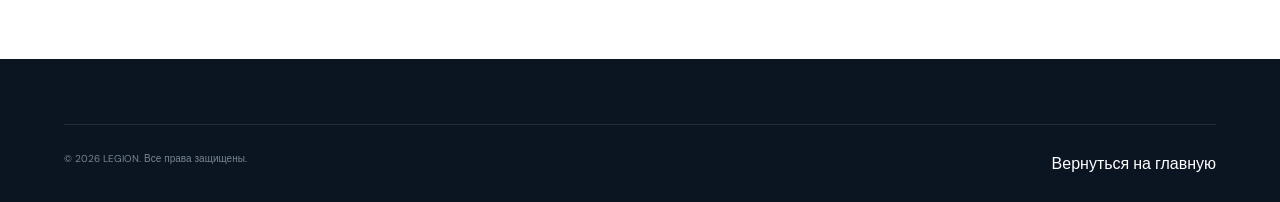
<file: privacy.html>
<!DOCTYPE html>
<html lang="ru">
<head>
  <meta charset="UTF-8">
  <meta name="viewport" content="width=device-width, initial-scale=1.0">
  <title>Политика конфиденциальности — LEGION</title>
  <meta name="description" content="Политика обработки и защиты персональных данных пользователей платформы LEGION.">
  <link rel="preconnect" href="https://fonts.googleapis.com">
  <link rel="preconnect" href="https://fonts.gstatic.com" crossorigin>
  <link href="https://fonts.googleapis.com/css2?family=DM+Sans:wght@400;500;600;700&family=Playfair+Display:wght@400;500;600&display=swap" rel="stylesheet">
  <link rel="stylesheet" href="css/style.css">
  <style>
    .privacy-content { max-width: 900px; margin: 0 auto; }
    .privacy-content h1 { margin: 18px 0 24px; }
    .privacy-content h2 { margin-top: 32px; }
    .privacy-content p, .privacy-content li { line-height: 1.85; }
    .privacy-content .updated { color: var(--muted); font-size: 14px; }
  </style>
</head>
<body>
<header class="header">
  <div class="container">
    <a href="index.html" class="logo">LEGION<span>.</span></a>
  </div>
</header>
<main class="container">
  <section class="section">
    <div class="privacy-content">
      <div class="section-label"><span>ЮРИДИЧЕСКАЯ ИНФОРМАЦИЯ</span></div>
      <h1>Политика конфиденциальности</h1>
      <p class="updated">Дата обновления: 12 ноября 2026 года.</p>
      <p>Настоящая Политика описывает, как ТОО «Legion Legal Company» (далее — «Оператор») получает и обрабатывает персональные данные при использовании сайта LEGION и отправке заявки через форму обращения.</p>

      <h2>1. Оператор и контакты</h2>
      <p><strong>Оператор:</strong> ТОО «Legion Legal Company».</p>
      <p><strong>БИН:</strong> 231041113896.</p>
      <p><strong>Адрес:</strong> Республика Казахстан, г. Алматы, ул. Айманова, 144, блок Б4, офис 26, 16 этаж.</p>
      <p><strong>Email по вопросам персональных данных:</strong> <a href="mailto:legioninternational.kz@mail.lv">legioninternational.kz@mail.lv</a>.</p>
      <p><strong>Телефон:</strong> <a href="tel:+77474001536">+7 747 400 1536</a>.</p>

      <h2>2. Какие данные обрабатываются</h2>
      <p>В зависимости от заполнения формы Оператор может получать:</p>
      <ul>
        <li>имя пользователя;</li>
        <li>указанную пользователем страну;</li>
        <li>номер телефона, если пользователь его указывает (поле необязательное);</li>
        <li>текст описания ситуации, предоставленный пользователем;</li>
        <li>выбранный диапазон суммы потери, если пользователь решил его указать;</li>
        <li>технические сведения, которые могут передаваться браузером или используемой инфраструктурой при обращении к сайту.</li>
      </ul>
      <p>Пользователю рекомендуется не указывать в форме пароли, платёжные реквизиты, номера документов и иные избыточные или особо чувствительные сведения, если они не нужны для первичного обращения.</p>

      <h2>3. Цели обработки</h2>
      <p>Данные используются для получения и первичного рассмотрения обращения, связи с пользователем, уточнения сведений, оценки возможности подбора независимого специалиста, обеспечения работы формы и защиты сайта от спама и злоупотреблений.</p>

      <h2>4. Основание обработки и согласие</h2>
      <p>Отправляя форму и отмечая поле согласия, пользователь подтверждает, что ознакомился с настоящей Политикой и выражает согласие на обработку указанных им данных для целей, описанных в ней, в пределах применимого законодательства. Пользователь может обратиться к Оператору по указанному email с вопросом об отзыве согласия или прекращении обработки; последствия такого обращения могут зависеть от того, требуется ли дальнейшее хранение данных по закону.</p>
      <p>Согласие пользователя на передачу обращения независимому специалисту может быть получено в устной форме в ходе общения с менеджером по работе с клиентами. Для подтверждения согласия рекомендуется фиксировать в системе обработки обращений дату и время разговора, личность сотрудника, объём согласия и сведения о том, что пользователь был проинформирован о получателе или категории получателей и цели передачи. Устное согласие и способ его фиксации должны соответствовать применимому законодательству; до передачи данных необходимо проверить достаточность такого согласия для конкретной ситуации.</p>

      <h2>5. Передача данных и сторонние сервисы</h2>
      <p>Сайт использует Google Apps Script для отправки формы. Заявки сохраняются в Google Таблице (Google Sheets), связанной с используемым скриптом и аккаунтом Оператора. Обработка и хранение данных осуществляются с использованием инфраструктуры Google. Серверы Google могут находиться за пределами Республики Казахстан; конкретное место размещения данных определяется условиями и настройками используемых сервисов Google. Оператор принимает меры для соблюдения применимых требований законодательства к обработке и трансграничной передаче персональных данных.</p>
      <p>Данные могут быть переданы независимому специалисту для рассмотрения обращения только после отдельного информирования пользователя и получения необходимого согласия, если такое согласие требуется применимым законодательством. Сам факт отправки формы не означает автоматической передачи заявки третьему специалисту.</p>
      <p>Оператор не продаёт персональные данные. Передача иным лицам допускается только при наличии законного основания, необходимого для работы платформы или предусмотренного законом.</p>

      <h2>6. Хранение и защита</h2>
      <p>Оператор принимает разумные организационные и технические меры для защиты данных от неправомерного доступа, утраты, изменения, раскрытия или уничтожения. Доступ к заявкам предоставляется менеджеру по работе с клиентами, которому он необходим для обработки обращения. Доступ должен быть ограничен рабочей необходимостью и защищён соответствующими организационными и техническими мерами.</p>
      <p>Заявки и связанные с ними персональные данные хранятся в течение 12 месяцев с момента получения обращения, если иной срок не требуется применимым законодательством или для защиты законных прав Оператора. По истечении этого срока данные подлежат удалению или обезличиванию в соответствии с установленными процедурами, кроме данных, которые необходимо сохранить на законном основании. Оператор должен применять этот срок также к копиям и резервным хранилищам с учётом технических возможностей и обязательных сроков хранения.</p>

      <h2>7. Права пользователя</h2>
      <p>Пользователь может направить Оператору запрос на получение информации об обработке его данных, уточнение или исправление неточных сведений, прекращение обработки, удаление данных или отзыв согласия — в объёме и порядке, предусмотренных применимым законодательством. Для обращения используйте legioninternational.kz@mail.lv. Оператор может запросить сведения, необходимые для проверки личности заявителя, не собирая избыточные данные.</p>

      <h2>8. Cookie, аналитика и внешние ресурсы</h2>
      <p>На сайте подключаются шрифты Google Fonts. При загрузке внешних ресурсов браузер может обращаться к серверам соответствующего поставщика и передавать технические сведения, включая IP-адрес. Для учёта переходов из рекламных кампаний может использоваться Keitaro: технический идентификатор перехода (subid) передаётся вместе с заявкой для оценки эффективности рекламы. Отправка заявки не зависит от наличия такого идентификатора.</p>

      <h2>9. Данные несовершеннолетних</h2>
      <p>Сайт не предназначен для целенаправленного сбора данных детей. Если Оператор узнает, что данные несовершеннолетнего были предоставлены без требуемого законного основания или согласия представителя, Оператор рассмотрит обращение и примет предусмотренные законом меры.</p>

      <h2>10. Изменения Политики</h2>
      <p>Оператор может обновлять Политику. Новая редакция публикуется на этой странице с указанием даты обновления. Если изменения существенно затрагивают цели или порядок обработки, Оператор предпринимает меры по информированию пользователей, когда это требуется законом.</p>

      <h2>11. Контакты</h2>
      <p>По вопросам обработки персональных данных обращайтесь к Оператору: ТОО «Legion Legal Company», Республика Казахстан, г. Алматы, ул. Айманова, 144, блок Б4, офис 26, 16 этаж; email: <a href="mailto:legioninternational.kz@mail.lv">legioninternational.kz@mail.lv</a>; телефон: <a href="tel:+77474001536">+7 747 400 1536</a>.</p>
      
    </div>
  </section>
</main>
<footer class="footer">
  <div class="container">
    <div class="footer-bottom">
      <p>© 2026 LEGION. Все права защищены.</p>
      <a href="index.html">Вернуться на главную</a>
    </div>
  </div>
</footer>

</body>
</html>
</file>
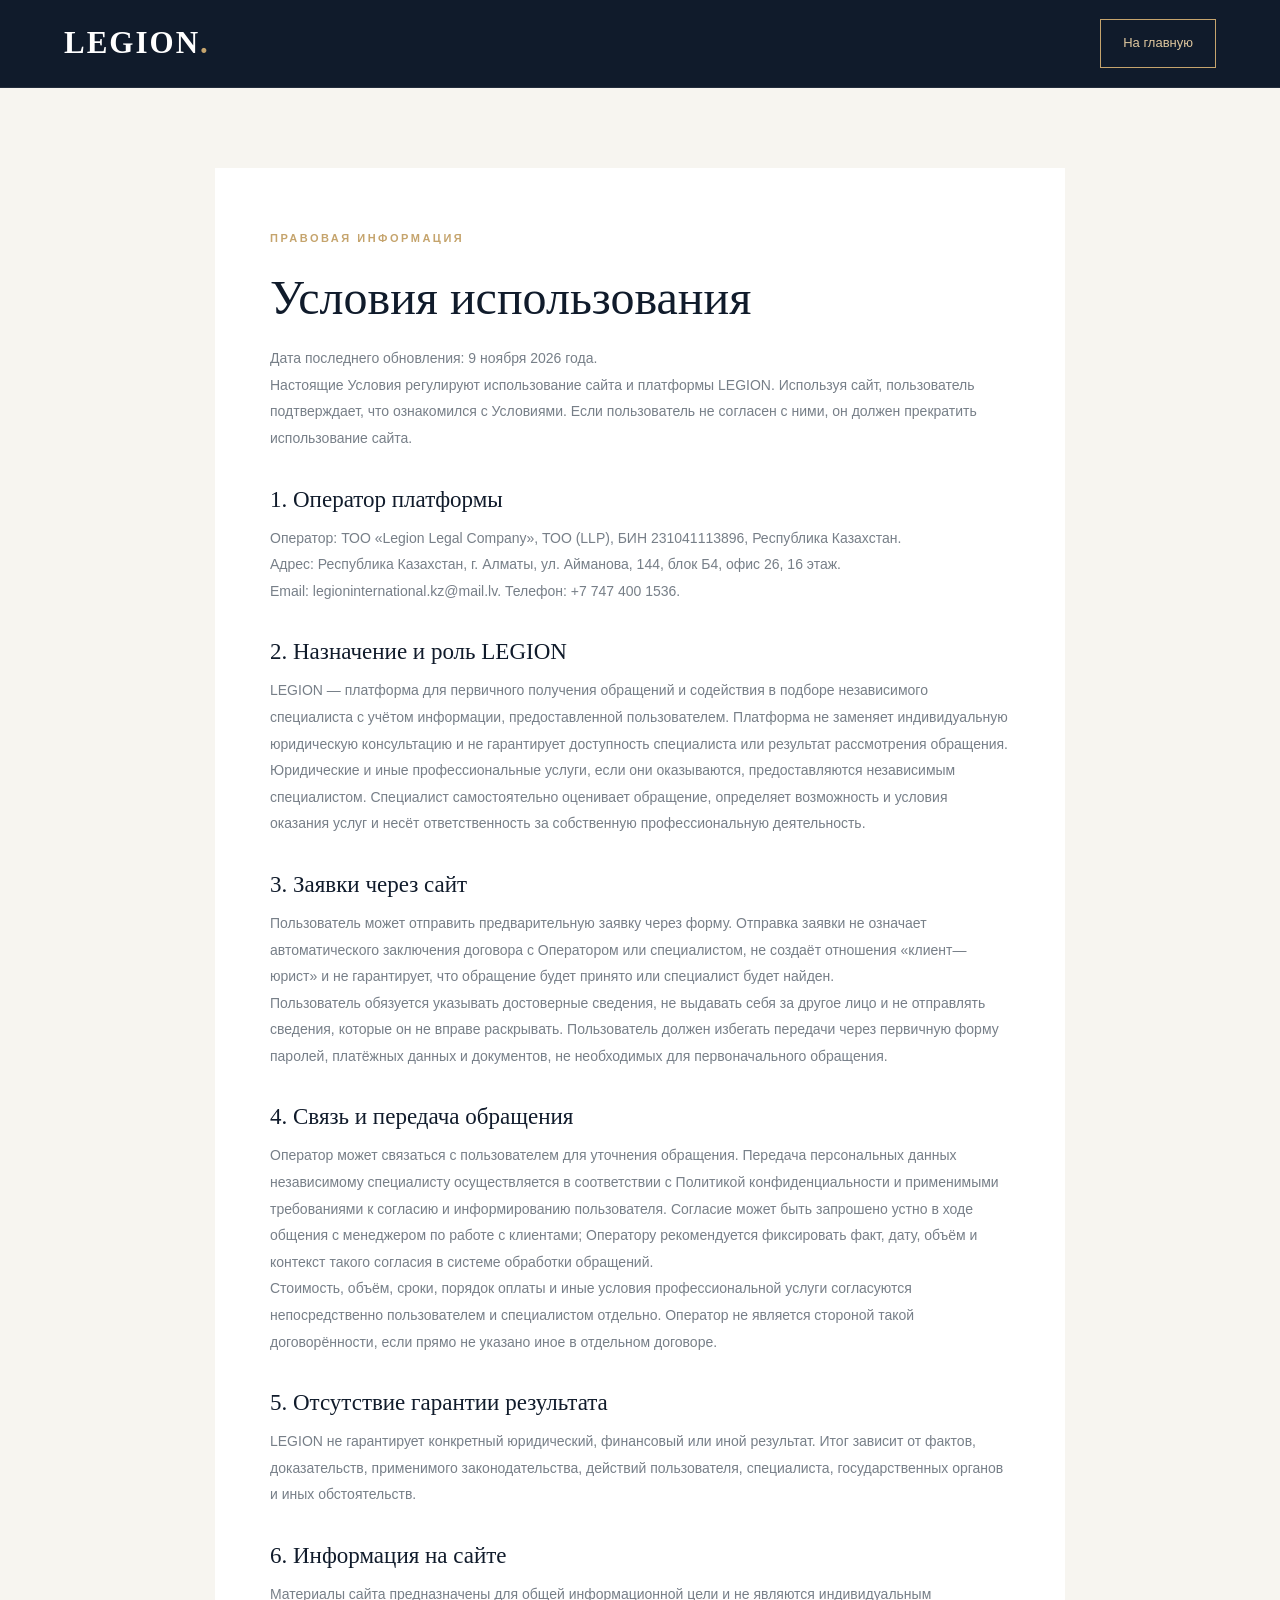
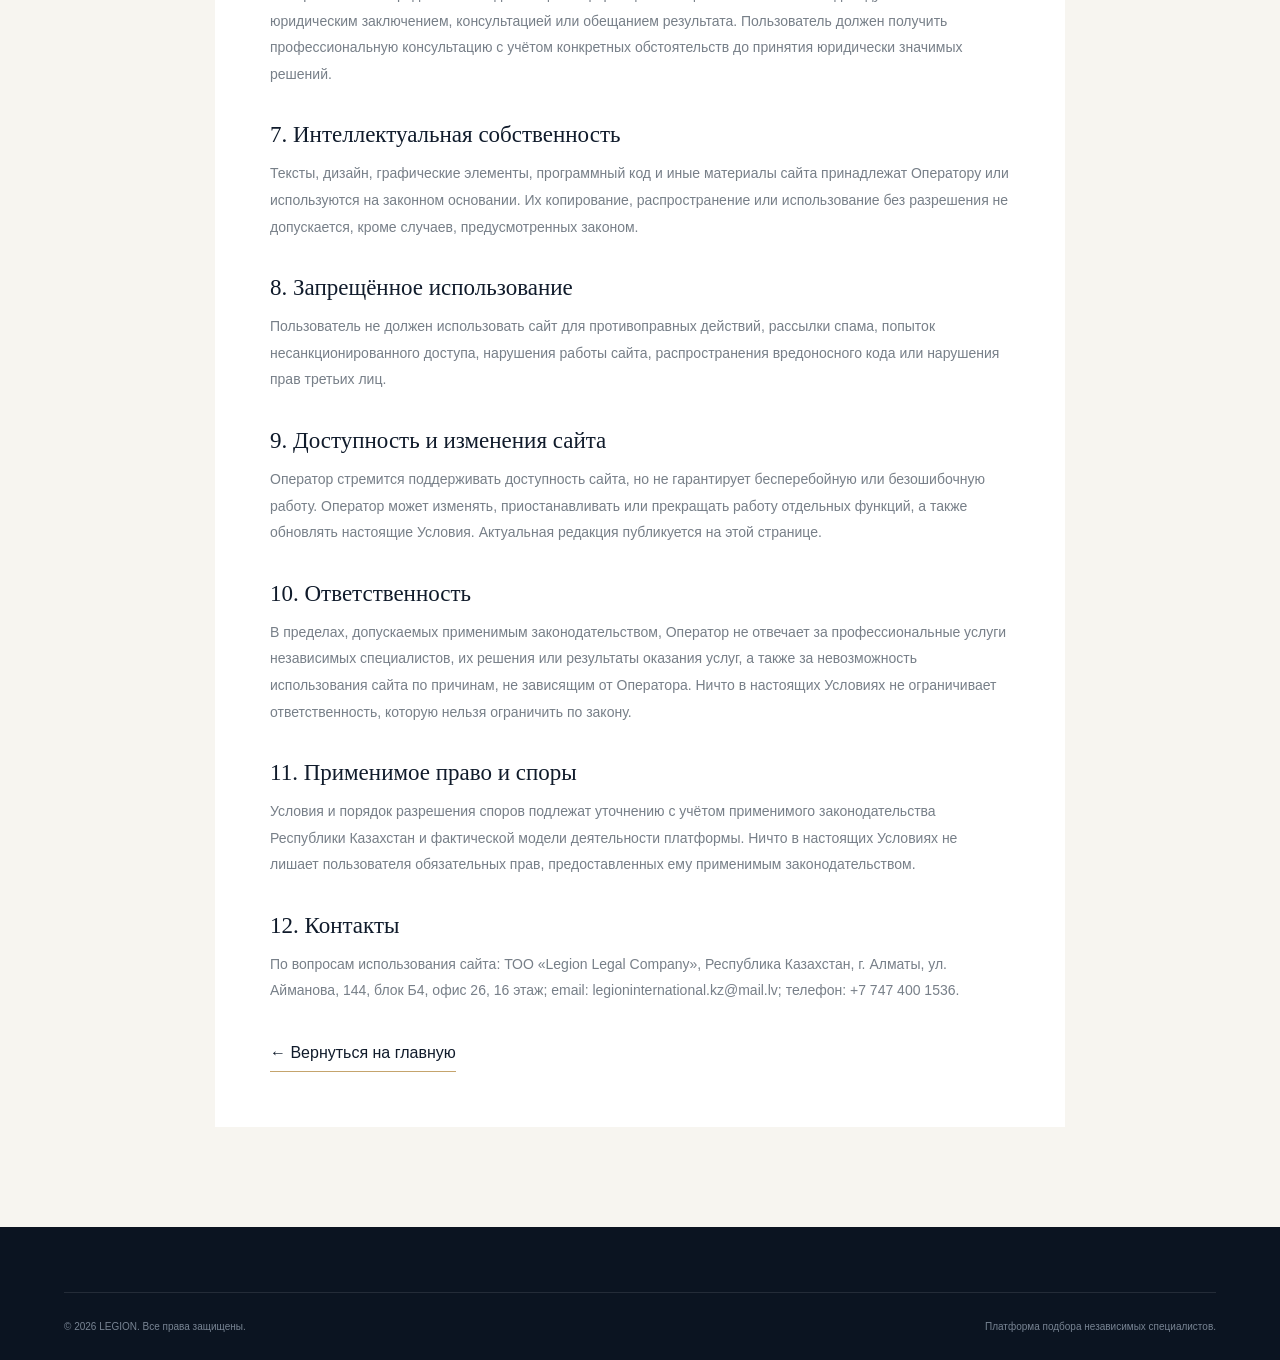
<file: terms.html>
<!DOCTYPE html>
<html lang="ru">
<head>
    <meta charset="UTF-8">
    <meta name="viewport" content="width=device-width, initial-scale=1.0">
    <title>Условия использования — LEGION</title>
    <meta name="description" content="Условия использования платформы LEGION.">
    <link rel="stylesheet" href="css/style.css">
    <style>
        .legal-page { min-height: 70vh; padding: 80px 0 100px; background: var(--cream); }
        .legal-content { max-width: 850px; margin: 0 auto; padding: 55px; background: white; }
        .legal-content h1 { margin: 20px 0; color: var(--navy); font: 400 clamp(34px, 5vw, 48px) "Playfair Display", serif; }
        .legal-content h2 { margin: 35px 0 12px; color: var(--navy); font: 500 23px "Playfair Display", serif; }
        .legal-content p, .legal-content li { color: var(--muted); font-size: 14px; line-height: 1.9; }
        .legal-content ul { padding-left: 22px; }
        .legal-back { display: inline-block; margin-top: 35px; color: var(--navy); border-bottom: 1px solid var(--gold); padding-bottom: 5px; }
        @media (max-width: 700px) { .legal-page { padding: 35px 0 60px; } .legal-content { padding: 28px 22px; } }
    </style>
</head>
<body>
<header class="header">
    <div class="container header-inner">
        <a href="index.html" class="logo">LEGION<span>.</span></a>
        <a href="index.html" class="header-button">На главную</a>
    </div>
</header>
<main class="legal-page">
    <div class="container">
        <article class="legal-content">
            <span class="section-label">ПРАВОВАЯ ИНФОРМАЦИЯ</span>
            <h1>Условия использования</h1>
            <p>Дата последнего обновления: 9 ноября 2026 года.</p>
            <p>Настоящие Условия регулируют использование сайта и платформы LEGION. Используя сайт, пользователь подтверждает, что ознакомился с Условиями. Если пользователь не согласен с ними, он должен прекратить использование сайта.</p>

            <h2>1. Оператор платформы</h2>
            <p>Оператор: ТОО «Legion Legal Company», ТОО (LLP), БИН 231041113896, Республика Казахстан.</p>
            <p>Адрес: Республика Казахстан, г. Алматы, ул. Айманова, 144, блок Б4, офис 26, 16 этаж.</p>
            <p>Email: <a href="mailto:legioninternational.kz@mail.lv">legioninternational.kz@mail.lv</a>. Телефон: <a href="tel:+77474001536">+7 747 400 1536</a>.</p>

            <h2>2. Назначение и роль LEGION</h2>
            <p>LEGION — платформа для первичного получения обращений и содействия в подборе независимого специалиста с учётом информации, предоставленной пользователем. Платформа не заменяет индивидуальную юридическую консультацию и не гарантирует доступность специалиста или результат рассмотрения обращения.</p>
            <p>Юридические и иные профессиональные услуги, если они оказываются, предоставляются независимым специалистом. Специалист самостоятельно оценивает обращение, определяет возможность и условия оказания услуг и несёт ответственность за собственную профессиональную деятельность.</p>

            <h2>3. Заявки через сайт</h2>
            <p>Пользователь может отправить предварительную заявку через форму. Отправка заявки не означает автоматического заключения договора с Оператором или специалистом, не создаёт отношения «клиент—юрист» и не гарантирует, что обращение будет принято или специалист будет найден.</p>
            <p>Пользователь обязуется указывать достоверные сведения, не выдавать себя за другое лицо и не отправлять сведения, которые он не вправе раскрывать. Пользователь должен избегать передачи через первичную форму паролей, платёжных данных и документов, не необходимых для первоначального обращения.</p>

            <h2>4. Связь и передача обращения</h2>
            <p>Оператор может связаться с пользователем для уточнения обращения. Передача персональных данных независимому специалисту осуществляется в соответствии с Политикой конфиденциальности и применимыми требованиями к согласию и информированию пользователя. Согласие может быть запрошено устно в ходе общения с менеджером по работе с клиентами; Оператору рекомендуется фиксировать факт, дату, объём и контекст такого согласия в системе обработки обращений.</p>
            <p>Стоимость, объём, сроки, порядок оплаты и иные условия профессиональной услуги согласуются непосредственно пользователем и специалистом отдельно. Оператор не является стороной такой договорённости, если прямо не указано иное в отдельном договоре.</p>

            <h2>5. Отсутствие гарантии результата</h2>
            <p>LEGION не гарантирует конкретный юридический, финансовый или иной результат. Итог зависит от фактов, доказательств, применимого законодательства, действий пользователя, специалиста, государственных органов и иных обстоятельств.</p>

            <h2>6. Информация на сайте</h2>
            <p>Материалы сайта предназначены для общей информационной цели и не являются индивидуальным юридическим заключением, консультацией или обещанием результата. Пользователь должен получить профессиональную консультацию с учётом конкретных обстоятельств до принятия юридически значимых решений.</p>

            <h2>7. Интеллектуальная собственность</h2>
            <p>Тексты, дизайн, графические элементы, программный код и иные материалы сайта принадлежат Оператору или используются на законном основании. Их копирование, распространение или использование без разрешения не допускается, кроме случаев, предусмотренных законом.</p>

            <h2>8. Запрещённое использование</h2>
            <p>Пользователь не должен использовать сайт для противоправных действий, рассылки спама, попыток несанкционированного доступа, нарушения работы сайта, распространения вредоносного кода или нарушения прав третьих лиц.</p>

            <h2>9. Доступность и изменения сайта</h2>
            <p>Оператор стремится поддерживать доступность сайта, но не гарантирует бесперебойную или безошибочную работу. Оператор может изменять, приостанавливать или прекращать работу отдельных функций, а также обновлять настоящие Условия. Актуальная редакция публикуется на этой странице.</p>

            <h2>10. Ответственность</h2>
            <p>В пределах, допускаемых применимым законодательством, Оператор не отвечает за профессиональные услуги независимых специалистов, их решения или результаты оказания услуг, а также за невозможность использования сайта по причинам, не зависящим от Оператора. Ничто в настоящих Условиях не ограничивает ответственность, которую нельзя ограничить по закону.</p>

            <h2>11. Применимое право и споры</h2>
            <p>Условия и порядок разрешения споров подлежат уточнению с учётом применимого законодательства Республики Казахстан и фактической модели деятельности платформы. Ничто в настоящих Условиях не лишает пользователя обязательных прав, предоставленных ему применимым законодательством.</p>

            <h2>12. Контакты</h2>
            <p>По вопросам использования сайта: ТОО «Legion Legal Company», Республика Казахстан, г. Алматы, ул. Айманова, 144, блок Б4, офис 26, 16 этаж; email: <a href="mailto:legioninternational.kz@mail.lv">legioninternational.kz@mail.lv</a>; телефон: <a href="tel:+77474001536">+7 747 400 1536</a>.</p>

    
            <a href="index.html" class="legal-back">← Вернуться на главную</a>
        </article>
    </div>
</main>
<footer class="footer">
    <div class="container">
        <div class="footer-bottom">
            <p>© 2026 LEGION. Все права защищены.</p>
            <p>Платформа подбора независимых специалистов.</p>
        </div>
    </div>
</footer>

</body>
</html>
</file>
<file: css/style.css>
/* =========================================
   LEGION — PREMIUM LEGAL PLATFORM
   ========================================= */

:root {
    --navy: #101b2b;
    --navy-light: #19283b;
    --gold: #c5a46d;
    --gold-light: #dfc79e;
    --white: #ffffff;
    --cream: #f7f5f0;
    --text: #242c36;
    --muted: #777f88;
    --border: #e8e5df;
}

* {
    margin: 0;
    padding: 0;
    box-sizing: border-box;
}

html {
    scroll-behavior: smooth;
    scroll-padding-top: 90px;
}

body {
    font-family: "DM Sans", sans-serif;
    color: var(--text);
    background: var(--white);
    line-height: 1.7;
}

a {
    color: inherit;
    text-decoration: none;
}

button,
input,
textarea,
select {
    font: inherit;
}

button,
a {
    -webkit-tap-highlight-color: transparent;
}

.container {
    width: min(1180px, 90%);
    margin: 0 auto;
}

.section {
    padding: 115px 0;
}

/* HEADER */

.header {
    height: 88px;
    background: var(--navy);
    color: var(--white);
    display: flex;
    align-items: center;
    position: sticky;
    top: 0;
    z-index: 1000;
    border-bottom: 1px solid rgba(255,255,255,0.08);
}

.header-inner {
    display: flex;
    align-items: center;
    justify-content: space-between;
}

.logo {
    font-family: "Playfair Display", serif;
    font-size: 31px;
    font-weight: 600;
    letter-spacing: 2px;
}

.logo span {
    color: var(--gold);
}

.navigation {
    display: flex;
    align-items: center;
    gap: 35px;
}

.navigation a {
    font-size: 13px;
    color: #d5d9df;
    transition: color 0.3s;
}

.navigation a:hover {
    color: var(--gold-light);
}

.header-button {
    padding: 12px 22px;
    border: 1px solid var(--gold);
    color: var(--gold-light);
    font-size: 13px;
    transition: 0.3s;
}

.header-button:hover {
    background: var(--gold);
    color: var(--navy);
}

.menu-toggle {
    display: none;
    background: none;
    border: none;
    color: white;
    font-size: 27px;
    cursor: pointer;
}

/* HERO */

.hero {
    min-height: 690px;
    display: flex;
    align-items: center;
    position: relative;
    overflow: hidden;
    color: var(--white);
    background:
        linear-gradient(90deg,
            rgba(10, 19, 31, 0.96) 0%,
            rgba(10, 19, 31, 0.82) 55%,
            rgba(10, 19, 31, 0.55) 100%),
        url("https://images.unsplash.com/photo-1497366754035-f200968a6e72?auto=format&fit=crop&w=2000&q=85")
        center/cover no-repeat;
}

.hero-content {
    position: relative;
    z-index: 2;
    padding-top: 50px;
    padding-bottom: 50px;
}

.eyebrow,
.section-label {
    color: var(--gold);
    font-size: 11px;
    font-weight: 600;
    letter-spacing: 2.5px;
}

.hero h1 {
    max-width: 850px;
    margin-top: 28px;
    font-family: "Playfair Display", serif;
    font-size: clamp(42px, 6vw, 76px);
    font-weight: 400;
    line-height: 1.13;
    letter-spacing: -1px;
}

.hero h1 span {
    color: var(--gold-light);
}

.hero-content > p {
    max-width: 550px;
    margin-top: 27px;
    color: #c3cbd4;
    font-size: 16px;
    line-height: 1.9;
}

.hero-actions {
    display: flex;
    flex-wrap: wrap;
    gap: 15px;
    margin-top: 38px;
}

.button {
    display: inline-flex;
    align-items: center;
    justify-content: center;
    padding: 15px 27px;
    border: 1px solid transparent;
    cursor: pointer;
    font-size: 13px;
    font-weight: 600;
    transition: all 0.3s;
}

.button-gold {
    background: var(--gold);
    color: var(--navy);
}

.button-gold:hover {
    background: var(--gold-light);
    transform: translateY(-2px);
}

.button-outline {
    color: white;
    border-color: rgba(255,255,255,0.4);
}

.button-outline:hover {
    border-color: var(--gold);
    color: var(--gold-light);
}

.hero-location {
    margin-top: 75px;
    font-size: 10px;
    letter-spacing: 2px;
    color: #aeb7c1;
}

.hero-location span {
    color: var(--gold);
    margin: 0 12px;
}

/* INTRO */

.intro {
    background: var(--cream);
}

.intro-grid {
    display: grid;
    grid-template-columns: 0.7fr 1.5fr;
    gap: 100px;
}

.intro-content h2,
.section-heading h2,
.advantages h2,
.contact-info h2 {
    font-family: "Playfair Display", serif;
    font-size: clamp(32px, 4vw, 48px);
    font-weight: 400;
    line-height: 1.25;
    color: var(--navy);
}

.intro-content > p {
    margin-top: 25px;
    color: var(--muted);
    font-size: 15px;
    line-height: 1.9;
}

.text-link {
    display: inline-block;
    margin-top: 30px;
    color: var(--navy);
    font-size: 13px;
    font-weight: 600;
    border-bottom: 1px solid var(--gold);
    padding-bottom: 5px;
}

/* SECTION HEADING */

.section-heading {
    max-width: 720px;
    margin-bottom: 55px;
}

.section-heading h2 {
    margin-top: 22px;
}

.section-heading > p {
    margin-top: 20px;
    color: var(--muted);
    font-size: 15px;
}

/* SERVICES */

.services {
    background: white;
}

.services-grid {
    display: grid;
    grid-template-columns: repeat(2, 1fr);
    gap: 20px;
}

.service-card {
    min-height: 260px;
    padding: 38px;
    border: 1px solid var(--border);
    position: relative;
    transition: all 0.35s;
    background: white;
}

.service-card:hover {
    transform: translateY(-5px);
    border-color: var(--gold);
    box-shadow: 0 15px 40px rgba(16,27,43,0.07);
}

.service-number {
    color: var(--gold);
    font-size: 12px;
    letter-spacing: 2px;
}

.service-card h3 {
    margin-top: 22px;
    font-family: "Playfair Display", serif;
    font-size: 25px;
    font-weight: 500;
    color: var(--navy);
}

.service-card p {
    margin-top: 13px;
    color: var(--muted);
    font-size: 13px;
    line-height: 1.8;
}

.service-card a {
    display: inline-block;
    margin-top: 20px;
    font-size: 12px;
    font-weight: 600;
    color: var(--navy);
}

/* PROCESS */

.process {
    background: var(--navy);
    color: white;
}

.process .section-heading h2 {
    color: white;
}

.process .section-heading > p {
    color: #aeb7c1;
}

.process-grid {
    display: grid;
    grid-template-columns: repeat(4, 1fr);
    gap: 30px;
}

.process-item {
    border-top: 1px solid rgba(197,164,109,0.5);
    padding-top: 25px;
}

.process-item > span {
    color: var(--gold);
    font-size: 13px;
    letter-spacing: 2px;
}

.process-item h3 {
    margin-top: 25px;
    font-family: "Playfair Display", serif;
    font-size: 22px;
    font-weight: 400;
}

.process-item p {
    margin-top: 15px;
    color: #aeb7c1;
    font-size: 13px;
    line-height: 1.8;
}

/* ADVANTAGES */

.advantages {
    background: var(--cream);
}

.advantages-grid {
    display: grid;
    grid-template-columns: 1fr 1fr;
    gap: 100px;
}

.advantages h2 {
    margin-top: 25px;
}

.advantages-content {
    display: flex;
    flex-direction: column;
    gap: 30px;
}

.advantage {
    padding-bottom: 25px;
    border-bottom: 1px solid var(--border);
}

.advantage h3 {
    font-family: "Playfair Display", serif;
    font-size: 22px;
    font-weight: 500;
    color: var(--navy);
}

.advantage p {
    margin-top: 10px;
    color: var(--muted);
    font-size: 14px;
}

/* CONTACT */

.contact {
    background: white;
}

.contact-grid {
    display: grid;
    grid-template-columns: 1fr 1fr;
    gap: 100px;
}

.contact-info h2 {
    margin-top: 25px;
}

.contact-info > p {
    margin-top: 25px;
    max-width: 450px;
    color: var(--muted);
    font-size: 14px;
}

.contact-note {
    margin-top: 35px;
    padding-left: 15px;
    border-left: 2px solid var(--gold);
    color: var(--muted);
    font-size: 12px;
}

.contact-form {
    display: flex;
    flex-direction: column;
}

.contact-form > label:not(.privacy-label) {
    margin-top: 17px;
    margin-bottom: 8px;
    font-size: 12px;
    font-weight: 600;
    color: var(--navy);
}

.contact-form input:not([type="checkbox"]),
.contact-form select,
.contact-form textarea {
    width: 100%;
    padding: 14px 15px;
    border: 1px solid var(--border);
    outline: none;
    background: var(--cream);
    color: var(--text);
    font-size: 13px;
    transition: border 0.3s;
}

.contact-form input:focus,
.contact-form select:focus,
.contact-form textarea:focus {
    border-color: var(--gold);
}

.contact-form textarea {
    resize: vertical;
}

.privacy-label {
    display: flex;
    align-items: flex-start;
    gap: 10px;
    margin-top: 22px;
    color: var(--muted);
    font-size: 11px;
    line-height: 1.6;
}

.privacy-label input {
    margin-top: 4px;
    accent-color: var(--gold);
}

.contact-form button {
    margin-top: 25px;
}

.form-message {
    margin-top: 15px;
    color: var(--navy);
    font-size: 13px;
}

/* FOOTER */

.footer {
    background: #0b1421;
    color: white;
    padding: 65px 0 25px;
}

.footer-top {
    display: flex;
    align-items: center;
    justify-content: space-between;
    gap: 30px;
    padding-bottom: 45px;
}

.footer-top > p {
    max-width: 280px;
    color: #9ba5b0;
    font-size: 12px;
}

.footer-nav {
    display: flex;
    flex-wrap: wrap;
    gap: 20px;
}

.footer-nav a {
    color: #b5bdc6;
    font-size: 11px;
    transition: color 0.3s;
}

.footer-nav a:hover {
    color: var(--gold);
}

.footer-bottom {
    padding-top: 25px;
    border-top: 1px solid rgba(255,255,255,0.1);
    display: flex;
    justify-content: space-between;
    gap: 25px;
}

.footer-bottom p {
    max-width: 500px;
    color: #788493;
    font-size: 10px;
}

/* ANIMATIONS */

@keyframes fadeUp {
    from {
        opacity: 0;
        transform: translateY(20px);
    }

    to {
        opacity: 1;
        transform: translateY(0);
    }
}

.hero-content {
    animation: fadeUp 1s ease both;
}

/* RESPONSIVE */

@media (max-width: 950px) {

    .navigation {
        gap: 15px;
    }

    .header-button {
        display: none;
    }

    .intro-grid,
    .advantages-grid,
    .contact-grid {
        gap: 50px;
    }

    .process-grid {
        grid-template-columns: repeat(2, 1fr);
        row-gap: 45px;
    }

    .footer-top {
        flex-wrap: wrap;
    }
}

@media (max-width: 700px) {

    .section {
        padding: 75px 0;
    }

    .header {
        height: 72px;
    }

    .logo {
        font-size: 26px;
    }

    .menu-toggle {
        display: block;
    }

    .navigation {
        display: none;
        position: absolute;
        top: 72px;
        left: 0;
        width: 100%;
        padding: 25px 5%;
        background: var(--navy);
        flex-direction: column;
        align-items: flex-start;
        gap: 20px;
        border-top: 1px solid rgba(255,255,255,0.1);
    }

    .navigation.active {
        display: flex;
    }

    .hero {
        min-height: 650px;
    }

    .hero h1 {
        font-size: 43px;
    }

    .hero-content > p {
        font-size: 14px;
    }

    .hero-location {
        margin-top: 50px;
        font-size: 9px;
    }

    .intro-grid,
    .advantages-grid,
    .contact-grid {
        grid-template-columns: 1fr;
        gap: 35px;
    }

    .services-grid {
        grid-template-columns: 1fr;
    }

    .service-card {
        min-height: auto;
        padding: 30px;
    }

    .process-grid {
        grid-template-columns: 1fr;
        gap: 35px;
    }

    .footer-top {
        flex-direction: column;
        align-items: flex-start;
    }

    .footer-nav {
        flex-direction: column;
        gap: 12px;
    }

    .footer-bottom {
        flex-direction: column;
    }

    .hero-actions {
        flex-direction: column;
        align-items: flex-start;
    }

    .hero-actions .button {
        width: 100%;
    }
}

/* REVIEWS */
.reviews {
    padding: 100px 0;
    background: #101a29;
}

.reviews .section-heading {
    text-align: center;
    margin-bottom: 55px;
}

.reviews .section-heading h2 {
    color: #f5f1e9;
    font-family: 'Playfair Display', serif;
    font-size: 42px;
    line-height: 1.2;
    margin: 20px 0;
}

.reviews .section-heading p {
    color: #aeb6c2;
    line-height: 1.7;
}

.reviews-grid {
    display: grid;
    grid-template-columns: repeat(2, 1fr);
    gap: 24px;
}

.review-card {
    padding: 32px;
    background: #172438;
    border: 1px solid rgba(201, 165, 103, 0.2);
    border-radius: 8px;
    transition: transform 0.3s ease,
                border-color 0.3s ease;
}

.review-card:hover {
    transform: translateY(-5px);
    border-color: #c9a567;
}

.review-text {
    color: #d4d9e0;
    font-size: 15px;
    line-height: 1.8;
    margin-bottom: 25px;
}

.review-author {
    color: #e1bd82;
    font-family: 'Playfair Display', serif;
    font-size: 19px;
}

@media (max-width: 768px) {
    .reviews-grid {
        grid-template-columns: 1fr;
    }

    .reviews .section-heading h2 {
        font-size: 32px;
    }

    .review-card {
        padding: 24px;
    }
}

/* CHARGEBACK SERVICE */
.chargeback {
    padding: 110px 0;
    background: #0c1522;
}

.chargeback-grid {
    display: grid;
    grid-template-columns: 0.9fr 1.1fr;
    gap: 75px;
    align-items: start;
}

.chargeback-info h2 {
    color: #f5f1e9;
    font-family: 'Playfair Display', serif;
    font-size: 46px;
    line-height: 1.2;
    margin: 25px 0;
}

.chargeback-description {
    color: #aeb6c2;
    font-size: 16px;
    line-height: 1.9;
    margin-bottom: 30px;
}

.chargeback-button {
    display: inline-flex;
    align-items: center;
    gap: 22px;
    padding: 16px 24px;
    background: #c9a567;
    color: #101a29;
    text-decoration: none;
    font-size: 14px;
    font-weight: 600;
    transition: background 0.3s ease;
}

.chargeback-button:hover {
    background: #e1bd82;
}

.chargeback-button span {
    font-size: 20px;
}

.chargeback-note {
    color: #7f8b9b;
    font-size: 12px;
    line-height: 1.7;
    margin-top: 25px;
}

.chargeback-content {
    display: grid;
    grid-template-columns: repeat(2, 1fr);
    gap: 18px;
}

.chargeback-card {
    padding: 28px;
    background: #142237;
    border: 1px solid rgba(201, 165, 103, 0.18);
    min-height: 205px;
    transition: border-color 0.3s ease,
                transform 0.3s ease;
}

.chargeback-card:hover {
    border-color: #c9a567;
    transform: translateY(-4px);
}

.chargeback-number {
    display: block;
    color: #c9a567;
    font-family: 'Playfair Display', serif;
    font-size: 24px;
    margin-bottom: 22px;
}

.chargeback-card h3 {
    color: #f5f1e9;
    font-family: 'Playfair Display', serif;
    font-size: 20px;
    margin-bottom: 12px;
}

.chargeback-card p {
    color: #aeb6c2;
    font-size: 13px;
    line-height: 1.8;
}

.chargeback-bottom {
    display: flex;
    align-items: center;
    gap: 30px;
    border-top: 1px solid rgba(201, 165, 103, 0.2);
    margin-top: 65px;
    padding-top: 28px;
}

.chargeback-bottom span {
    color: #e1bd82;
    font-size: 17px;
    font-weight: 700;
    letter-spacing: 2px;
}

.chargeback-bottom p {
    color: #7f8b9b;
    font-size: 12px;
    line-height: 1.7;
    max-width: 430px;
    margin-left: auto;
}

@media (max-width: 900px) {
    .chargeback-grid {
        grid-template-columns: 1fr;
        gap: 45px;
    }
}

@media (max-width: 600px) {
    .chargeback {
        padding: 75px 0;
    }

    .chargeback-info h2 {
        font-size: 34px;
    }

    .chargeback-content {
        grid-template-columns: 1fr;
    }

    .chargeback-card {
        min-height: auto;
    }

    .chargeback-bottom {
        flex-wrap: wrap;
        gap: 18px;
    }

    .chargeback-bottom p {
        flex-basis: 100%;
        margin-left: 0;
    }
}/* FOOTER LEGAL */
.footer-legal {
  margin-top: 24px;
  padding-top: 18px;
  border-top: 1px solid rgba(255, 255, 255, 0.1);
}

.footer-legal a {
  color: rgba(255, 255, 255, 0.55);
  font-size: 12px;
  text-decoration: none;
  transition: color 0.3s ease;
}

.footer-legal a:hover {
  color: #c5a46d;
}
/* Anti-spam honeypot */
.form-trap {
    position: absolute;
    left: -10000px;
    top: auto;
    width: 1px;
    height: 1px;
    overflow: hidden;
}


/* Compact decorative artwork in the About section */
.intro-grid {
    display: grid;
    grid-template-columns: minmax(0, 0.82fr) minmax(0, 1.18fr);
    align-items: center;
    gap: clamp(28px, 4vw, 64px);
}

.intro-visual {
    width: 100%;
    max-width: 470px;
    justify-self: center;
    overflow: hidden;
}

.intro-document {
    display: block;
    width: 100%;
    height: auto;
    max-height: 510px;
    object-fit: contain;
    object-position: center;
    border-radius: 2px;
    box-shadow: 0 16px 38px rgba(16, 27, 43, 0.13);
}

.intro-content .section-label {
    margin-bottom: 18px;
}

@media (max-width: 800px) {
    .intro-grid {
        grid-template-columns: minmax(0, 0.78fr) minmax(0, 1.22fr);
        gap: 24px;
    }
    .intro-visual {
        max-width: 360px;
    }
    .intro-document {
        max-height: 420px;
    }
}

@media (max-width: 620px) {
    .intro-grid {
        grid-template-columns: 1fr;
        gap: 26px;
    }
    .intro-visual {
        max-width: 340px;
    }
    .intro-document {
        max-height: none;
    }
}

/* LEGION specialist portrait and attribution */
.intro-visual {
    margin: 0;
    overflow: visible;
}
.intro-caption {
    padding: 20px 2px 0;
    text-align: center;
}
.intro-caption-name {
    display: block;
    font-family: "Playfair Display", Georgia, serif;
    font-size: clamp(18px, 1.7vw, 23px);
    line-height: 1.35;
    color: var(--navy);
}
.intro-caption-role {
    display: block;
    max-width: 420px;
    margin: 8px auto 0;
    color: var(--muted);
    font-size: 13px;
    line-height: 1.6;
}


/* Updated services section */
.services-heading {
    max-width: 860px;
}

.services-grid--cases {
    display: grid;
    grid-template-columns: repeat(2, minmax(0, 1fr));
    gap: 26px;
}

.service-card--case {
    min-height: 100%;
    padding: 0;
    border: 1px solid #e6e0d7;
    border-radius: 22px;
    overflow: hidden;
    background: linear-gradient(180deg, #ffffff 0%, #fcfaf6 100%);
    box-shadow: 0 12px 34px rgba(16, 27, 43, 0.06);
}

.service-card--case:hover {
    transform: translateY(-6px);
    border-color: rgba(197, 164, 109, 0.65);
    box-shadow: 0 18px 42px rgba(16, 27, 43, 0.10);
}

.service-card--case .service-media {
    aspect-ratio: 16 / 7;
    overflow: hidden;
    background: #eef1f5;
}

.service-card--case .service-media img {
    width: 100%;
    height: 100%;
    object-fit: cover;
    display: block;
}

.service-card--case .service-body {
    padding: 28px 28px 30px;
}

.service-card--case .service-number {
    display: inline-block;
    margin-bottom: 16px;
    color: var(--gold);
    font-size: 13px;
    font-weight: 700;
    letter-spacing: 1.8px;
}

.service-card--case h3 {
    margin-top: 0;
    font-size: clamp(27px, 2.2vw, 38px);
    line-height: 1.12;
}

.service-card--case p {
    margin-top: 16px;
    font-size: 14px;
    line-height: 1.8;
}

.service-card--case .service-link {
    display: inline-flex;
    align-items: center;
    justify-content: center;
    gap: 8px;
    min-height: 48px;
    margin-top: 22px;
    padding: 0 24px;
    border-radius: 999px;
    background: var(--navy);
    color: #fff;
    font-size: 14px;
    font-weight: 600;
    transition: background 0.3s ease, transform 0.3s ease;
}

.service-card--case .service-link:hover {
    background: #223856;
    transform: translateY(-1px);
}

@media (max-width: 1024px) {
    .services-grid--cases {
        grid-template-columns: 1fr;
    }
}

@media (max-width: 640px) {
    .service-card--case {
        border-radius: 18px;
    }

    .service-card--case .service-body {
        padding: 22px 20px 24px;
    }

    .service-card--case h3 {
        font-size: 30px;
    }

    .service-card--case .service-link {
        width: 100%;
    }
}

/* Six service blocks: fit within viewport without sideways scrolling */
.services-grid--cases {
    grid-template-columns: repeat(3, minmax(0, 1fr));
    gap: 20px;
    width: 100%;
    min-width: 0;
}

.service-card--case {
    min-width: 0;
}

.service-card--case .service-body {
    padding: 22px 22px 26px;
}

.service-card--case h3 {
    font-size: clamp(23px, 1.9vw, 28px);
    overflow-wrap: anywhere;
}

.service-card--case p {
    overflow-wrap: anywhere;
}

.service-card--case .service-link {
    max-width: 100%;
    white-space: normal;
    text-align: center;
}

@media (max-width: 1050px) {
    .services-grid--cases {
        grid-template-columns: repeat(2, minmax(0, 1fr));
    }
}

@media (max-width: 700px) {
    .services-grid--cases {
        grid-template-columns: minmax(0, 1fr);
        gap: 18px;
    }

    .service-card--case {
        padding: 0;
    }

    .service-card--case .service-media {
        aspect-ratio: 16 / 8;
    }

    .service-card--case .service-body {
        padding: 20px;
    }

    .service-card--case h3 {
        font-size: clamp(23px, 6vw, 30px);
    }
}


/* Compact services: strictly constrained within the page width */
html, body { max-width: 100%; overflow-x: clip; }
.services, .services > .container { min-width: 0; max-width: 100%; }
.services-grid--cases {
    display: grid;
    grid-template-columns: repeat(3, minmax(0, 1fr));
    gap: 16px;
    max-width: 100%;
    width: 100%;
    min-width: 0;
}
.service-card--case {
    display: flex;
    flex-direction: column;
    width: 100%;
    min-width: 0;
    max-width: 100%;
    min-height: 0;
    padding: 0;
    border-radius: 12px;
    overflow: hidden;
}
.service-card--case .service-media {
    flex: 0 0 auto;
    width: 100%;
    height: 130px;
    aspect-ratio: auto;
    overflow: hidden;
}
.service-card--case .service-media img {
    display: block;
    width: 100%;
    max-width: 100%;
    height: 100%;
    object-fit: cover;
}
.service-card--case .service-body {
    display: flex;
    flex: 1;
    min-width: 0;
    flex-direction: column;
    align-items: flex-start;
    padding: 16px 17px 18px;
}
.service-card--case .service-number {
    margin: 0 0 8px;
    font-size: 11px;
}
.service-card--case h3 {
    margin: 0;
    font-size: clamp(18px, 1.55vw, 23px);
    line-height: 1.17;
    overflow-wrap: anywhere;
}
.service-card--case p {
    margin-top: 11px;
    font-size: 12px;
    line-height: 1.55;
    overflow-wrap: anywhere;
}
.service-card--case .service-link {
    box-sizing: border-box;
    min-height: 36px;
    max-width: 100%;
    margin-top: auto;
    padding: 9px 15px;
    font-size: 11px;
    line-height: 1.35;
    border-radius: 30px;
    white-space: normal;
    text-align: center;
}
.service-card--case .service-body > p + .service-link { margin-top: 18px; }
@media (max-width: 950px) {
    .services-grid--cases { grid-template-columns: repeat(2, minmax(0, 1fr)); }
    .service-card--case .service-media { height: 145px; }
    .service-card--case h3 { font-size: clamp(20px, 2.4vw, 23px); }
}
@media (max-width: 600px) {
    .services-grid--cases { grid-template-columns: minmax(0, 1fr); gap: 14px; }
    .service-card--case .service-media { height: 165px; }
    .service-card--case .service-body { padding: 16px; }
    .service-card--case h3 { font-size: 23px; }
    .service-card--case .service-link { width: auto; font-size: 12px; }
}
</file>
